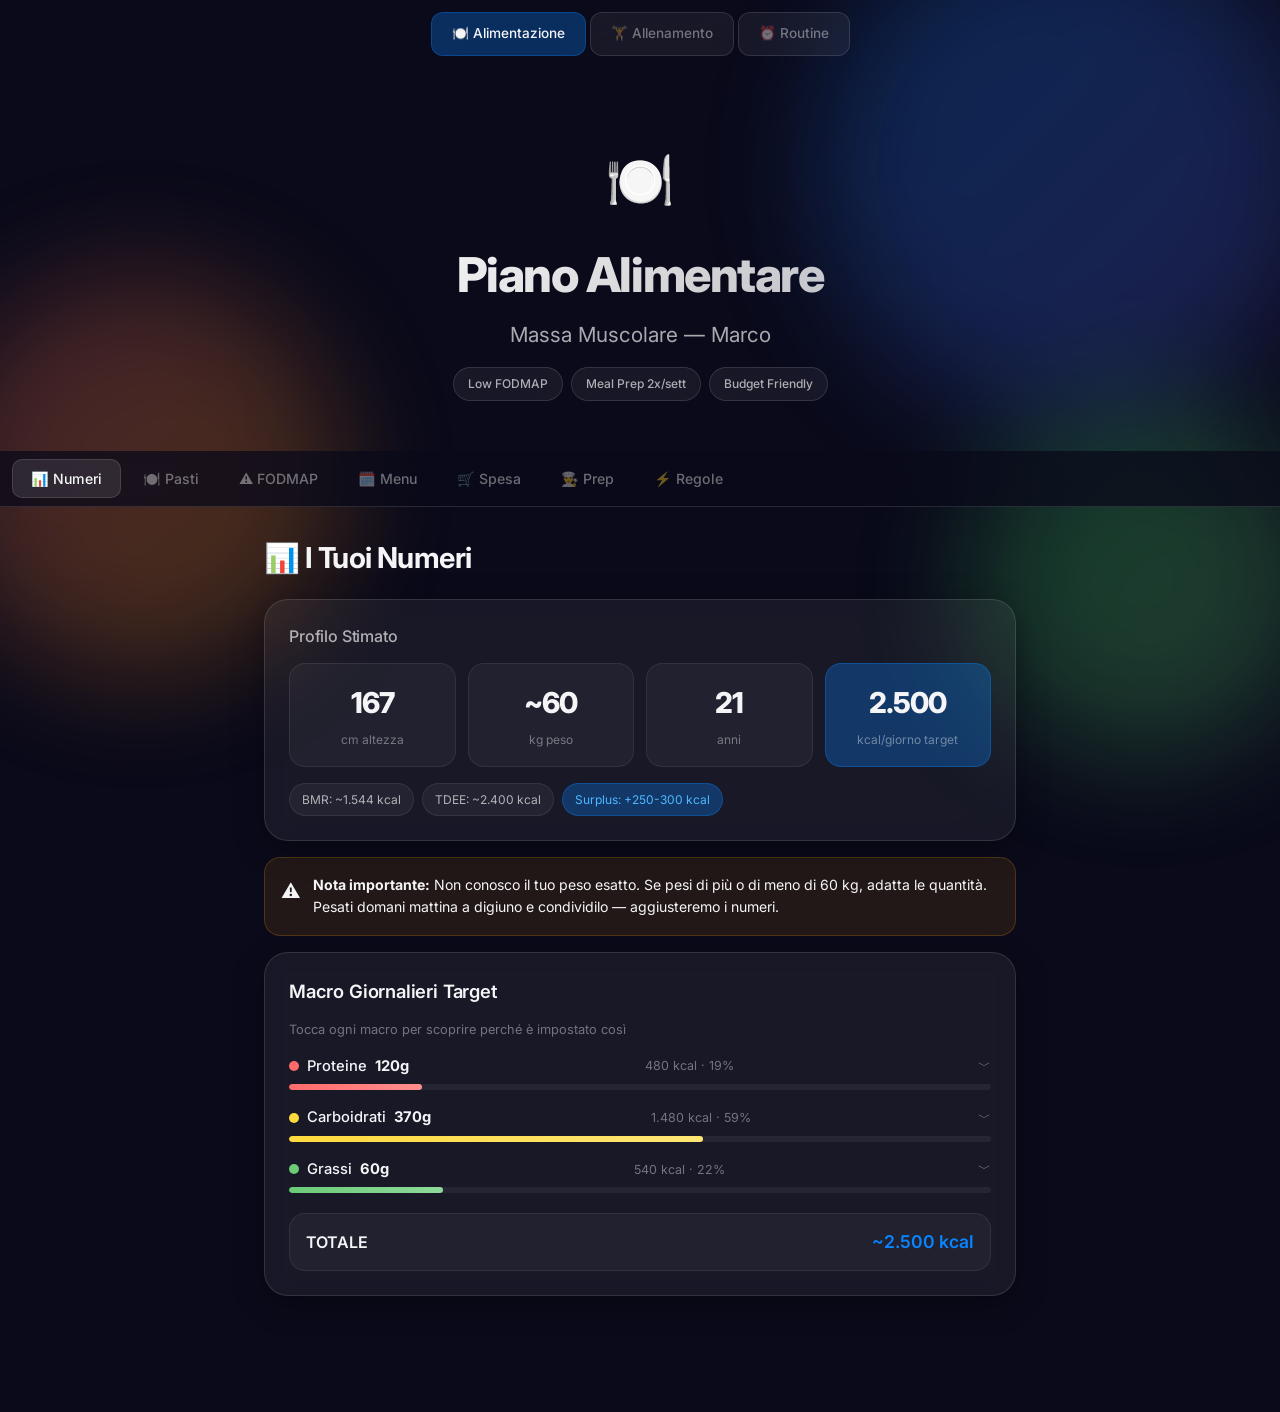
<file: index.html>
<!DOCTYPE html>
<html lang="it">
<head>
    <meta charset="UTF-8">
    <meta name="viewport" content="width=device-width, initial-scale=1.0">
    <title>Piano Alimentare — Marco</title>
    <link rel="stylesheet" href="style.css">
    <link rel="preconnect" href="https://fonts.googleapis.com">
    <link rel="preconnect" href="https://fonts.gstatic.com" crossorigin>
    <link href="https://fonts.googleapis.com/css2?family=Inter:wght@400;500;600;700&display=swap" rel="stylesheet">
    <link rel="apple-touch-icon" sizes="180x180" href="data:image/svg+xml,<svg xmlns='http://www.w3.org/2000/svg' viewBox='0 0 100 100'><text y='.9em' font-size='90'>🍽️</text></svg>">
</head>
<body>
    <!-- Animated background blobs -->
    <div class="bg-blobs">
        <div class="blob blob-1"></div>
        <div class="blob blob-2"></div>
        <div class="blob blob-3"></div>
    </div>

    <!-- Page Switcher -->
    <div class="page-switcher">
        <a href="index.html" class="page-link active">🍽️ Alimentazione</a>
        <a href="allenamento.html" class="page-link">🏋️ Allenamento</a>
        <a href="routine.html" class="page-link">⏰ Routine</a>
    </div>

    <!-- Header -->
    <header class="hero">
        <div class="hero-content">
            <span class="hero-emoji">🍽️</span>
            <h1>Piano Alimentare</h1>
            <p class="hero-subtitle">Massa Muscolare — Marco</p>
            <div class="hero-tags">
                <span class="tag">Low FODMAP</span>
                <span class="tag">Meal Prep 2x/sett</span>
                <span class="tag">Budget Friendly</span>
            </div>
        </div>
    </header>

    <!-- Navigation -->
    <nav class="nav-bar" id="navbar">
        <div class="nav-inner">
            <button class="nav-btn active" data-section="numeri">📊 Numeri</button>
            <button class="nav-btn" data-section="pasti">🍽️ Pasti</button>
            <button class="nav-btn" data-section="fodmap">⚠️ FODMAP</button>
            <button class="nav-btn" data-section="menu">🗓️ Menu</button>
            <button class="nav-btn" data-section="spesa">🛒 Spesa</button>
            <button class="nav-btn" data-section="mealprep">👨‍🍳 Prep</button>
            <button class="nav-btn" data-section="regole">⚡ Regole</button>
        </div>
    </nav>

    <main class="container">

        <!-- SEZIONE NUMERI -->
        <section id="numeri" class="section active">
            <h2 class="section-title">📊 I Tuoi Numeri</h2>
            
            <div class="glass-card profile-card">
                <h3>Profilo Stimato</h3>
                <div class="stats-grid">
                    <div class="stat-item" data-tooltip="Base per calcolare BMR e TDEE">
                        <span class="stat-value">167</span>
                        <span class="stat-label">cm altezza</span>
                    </div>
                    <div class="stat-item" data-tooltip="Peso stimato — pesati a digiuno per confermare">
                        <span class="stat-value">~60</span>
                        <span class="stat-label">kg peso</span>
                    </div>
                    <div class="stat-item" data-tooltip="Età anagrafica">
                        <span class="stat-value">21</span>
                        <span class="stat-label">anni</span>
                    </div>
                    <div class="stat-item highlight" data-tooltip="Surplus di ~250-300 kcal per lean bulk">
                        <span class="stat-value">2.500</span>
                        <span class="stat-label">kcal/giorno target</span>
                    </div>
                </div>
                <div class="info-row">
                    <div class="info-chip">BMR: ~1.544 kcal</div>
                    <div class="info-chip">TDEE: ~2.400 kcal</div>
                    <div class="info-chip accent">Surplus: +250-300 kcal</div>
                </div>
            </div>

            <div class="callout warning">
                <span class="callout-icon">⚠️</span>
                <div>
                    <strong>Nota importante:</strong> Non conosco il tuo peso esatto. Se pesi di più o di meno di 60 kg, adatta le quantità. Pesati domani mattina a digiuno e condividilo — aggiusteremo i numeri.
                </div>
            </div>

            <div class="glass-card">
                <h3>Macro Giornalieri Target</h3>
                <p class="card-hint">Tocca ogni macro per scoprire perché è impostato così</p>
                <div class="macro-bars">
                    <div class="macro-bar-item" data-expandable>
                        <div class="macro-header">
                            <div class="macro-info">
                                <span class="macro-dot protein"></span>
                                <span class="macro-name">Proteine</span>
                                <span class="macro-amount">120g</span>
                            </div>
                            <span class="macro-kcal">480 kcal · 19%</span>
                            <span class="expand-icon">﹀</span>
                        </div>
                        <div class="progress-bar"><div class="progress-fill protein" style="width: 19%"></div></div>
                        <div class="macro-detail hidden">
                            <p>🔬 <strong>2g per kg di peso corporeo</strong> — è il range ottimale per sintesi proteica e crescita muscolare (1.6-2.2g/kg raccomandati dalla letteratura scientifica).</p>
                        </div>
                    </div>
                    <div class="macro-bar-item" data-expandable>
                        <div class="macro-header">
                            <div class="macro-info">
                                <span class="macro-dot carbs"></span>
                                <span class="macro-name">Carboidrati</span>
                                <span class="macro-amount">370g</span>
                            </div>
                            <span class="macro-kcal">1.480 kcal · 59%</span>
                            <span class="expand-icon">﹀</span>
                        </div>
                        <div class="progress-bar"><div class="progress-fill carbs" style="width: 59%"></div></div>
                        <div class="macro-detail hidden">
                            <p>⚡ <strong>Carboidrati alti (59%)</strong> — sono il carburante per gli allenamenti e per la crescita. Senza carbo sufficienti, il corpo usa le proteine come energia invece che per costruire muscolo.</p>
                        </div>
                    </div>
                    <div class="macro-bar-item" data-expandable>
                        <div class="macro-header">
                            <div class="macro-info">
                                <span class="macro-dot fats"></span>
                                <span class="macro-name">Grassi</span>
                                <span class="macro-amount">60g</span>
                            </div>
                            <span class="macro-kcal">540 kcal · 22%</span>
                            <span class="expand-icon">﹀</span>
                        </div>
                        <div class="progress-bar"><div class="progress-fill fats" style="width: 22%"></div></div>
                        <div class="macro-detail hidden">
                            <p>🧈 <strong>Grassi moderati (22%)</strong> — necessari per testosterone e assorbimento vitamine liposolubili, ma non servono in eccesso per il tuo obiettivo.</p>
                        </div>
                    </div>
                </div>
                <div class="total-bar">
                    <span>TOTALE</span>
                    <span class="total-kcal">~2.500 kcal</span>
                </div>
            </div>
        </section>

        <!-- SEZIONE DISTRIBUZIONE PASTI -->
        <section id="pasti" class="section">
            <h2 class="section-title">🍽️ Distribuzione Pasti</h2>

            <div class="meals-timeline">
                <div class="meal-card glass-card" data-expandable>
                    <div class="meal-time">8:10</div>
                    <div class="meal-body">
                        <h4>Colazione <span class="meal-kcal">~500 kcal</span></h4>
                        <div class="meal-macros-mini">
                            <span class="mm protein">P: 25g</span>
                            <span class="mm carbs">C: 75g</span>
                            <span class="mm fats">F: 12g</span>
                        </div>
                        <span class="expand-icon">﹀</span>
                    </div>
                    <div class="macro-detail hidden">
                        <p>Primo pasto della giornata. Scegli tra opzioni dolci o salate (vedi sezione Menu). Bevi 500ml acqua appena sveglio prima di mangiare.</p>
                    </div>
                </div>
                <div class="meal-card glass-card" data-expandable>
                    <div class="meal-time">10:45</div>
                    <div class="meal-body">
                        <h4>Spuntino Mattina <span class="meal-kcal">~250 kcal</span></h4>
                        <div class="meal-macros-mini">
                            <span class="mm protein">P: 12g</span>
                            <span class="mm carbs">C: 35g</span>
                            <span class="mm fats">F: 6g</span>
                        </div>
                        <span class="expand-icon">﹀</span>
                    </div>
                    <div class="macro-detail hidden">
                        <p>Spuntino veloce: banana + mandorle, fette biscottate + burro di arachidi, o arancia + noci miste.</p>
                    </div>
                </div>
                <div class="meal-card glass-card" data-expandable>
                    <div class="meal-time">13:00</div>
                    <div class="meal-body">
                        <h4>Pranzo <span class="meal-kcal">~750 kcal</span></h4>
                        <div class="meal-macros-mini">
                            <span class="mm protein">P: 35g</span>
                            <span class="mm carbs">C: 110g</span>
                            <span class="mm fats">F: 18g</span>
                        </div>
                        <span class="expand-icon">﹀</span>
                    </div>
                    <div class="macro-detail hidden">
                        <p>Pasto principale dal meal prep. Apri il contenitore del giorno, scaldi al microonde 2.5 min e mangi!</p>
                    </div>
                </div>
                <div class="meal-card glass-card" data-expandable>
                    <div class="meal-time">16:00</div>
                    <div class="meal-body">
                        <h4>Spuntino Pomeriggio <span class="meal-kcal">~250 kcal</span></h4>
                        <div class="meal-macros-mini">
                            <span class="mm protein">P: 12g</span>
                            <span class="mm carbs">C: 35g</span>
                            <span class="mm fats">F: 6g</span>
                        </div>
                        <span class="expand-icon">﹀</span>
                    </div>
                    <div class="macro-detail hidden">
                        <p>Yogurt greco + kiwi, banana + noci, oppure gallette di riso + bresaola.</p>
                    </div>
                </div>
                <div class="meal-card glass-card" data-expandable>
                    <div class="meal-time">19:00</div>
                    <div class="meal-body">
                        <h4>Cena <span class="meal-kcal">~750 kcal</span></h4>
                        <div class="meal-macros-mini">
                            <span class="mm protein">P: 36g</span>
                            <span class="mm carbs">C: 110g</span>
                            <span class="mm fats">F: 18g</span>
                        </div>
                        <span class="expand-icon">﹀</span>
                    </div>
                    <div class="macro-detail hidden">
                        <p>Secondo pasto principale dal meal prep. Contenitore del giorno + eventuale proteina fresca (pesce/uova) la sera stessa.</p>
                    </div>
                </div>
            </div>

            <div class="glass-card hydration-card">
                <h3>💧 Idratazione</h3>
                <ul class="clean-list">
                    <li>1 bicchiere d'acqua <strong>PRIMA</strong> di ogni pasto</li>
                    <li>Non bere troppo <strong>DURANTE</strong> il pasto</li>
                    <li>Target giornaliero: <strong>2-2.5L</strong></li>
                </ul>
            </div>
        </section>

        <!-- SEZIONE FODMAP -->
        <section id="fodmap" class="section">
            <h2 class="section-title">⚠️ Regole FODMAP</h2>

            <div class="glass-card">
                <p class="card-intro">I FODMAP ti danno "un minimo fastidio" — non serve una dieta rigida. Bastano queste regole semplici.</p>
            </div>

            <div class="glass-card fodmap-safe">
                <h3>✅ Cibi SICURI — usa liberamente</h3>
                <p class="card-hint">Tocca ogni categoria per espandere</p>
                
                <div class="fodmap-category" data-expandable>
                    <div class="fodmap-cat-header">
                        <span>🥩 Proteine</span>
                        <span class="expand-icon">﹀</span>
                    </div>
                    <div class="macro-detail hidden">
                        <div class="food-chips">
                            <span class="food-chip">Pollo</span>
                            <span class="food-chip">Tacchino</span>
                            <span class="food-chip">Manzo</span>
                            <span class="food-chip">Maiale</span>
                            <span class="food-chip">Uova</span>
                            <span class="food-chip">Tonno</span>
                            <span class="food-chip">Salmone</span>
                            <span class="food-chip">Merluzzo</span>
                            <span class="food-chip">Orata</span>
                            <span class="food-chip">Gamberi</span>
                        </div>
                    </div>
                </div>
                <div class="fodmap-category" data-expandable>
                    <div class="fodmap-cat-header">
                        <span>🌾 Cereali</span>
                        <span class="expand-icon">﹀</span>
                    </div>
                    <div class="macro-detail hidden">
                        <div class="food-chips">
                            <span class="food-chip">Riso bianco</span>
                            <span class="food-chip">Riso integrale</span>
                            <span class="food-chip">Pasta senza glutine</span>
                            <span class="food-chip">Pasta di riso</span>
                            <span class="food-chip">Avena (piccole qtà)</span>
                            <span class="food-chip">Polenta</span>
                            <span class="food-chip">Patate</span>
                        </div>
                    </div>
                </div>
                <div class="fodmap-category" data-expandable>
                    <div class="fodmap-cat-header">
                        <span>🥬 Verdure</span>
                        <span class="expand-icon">﹀</span>
                    </div>
                    <div class="macro-detail hidden">
                        <div class="food-chips">
                            <span class="food-chip">Zucchine</span>
                            <span class="food-chip">Carote</span>
                            <span class="food-chip">Spinaci</span>
                            <span class="food-chip">Lattuga</span>
                            <span class="food-chip">Pomodori</span>
                            <span class="food-chip">Peperoni</span>
                            <span class="food-chip">Melanzane</span>
                            <span class="food-chip">Cetrioli</span>
                            <span class="food-chip">Mais</span>
                        </div>
                    </div>
                </div>
                <div class="fodmap-category" data-expandable>
                    <div class="fodmap-cat-header">
                        <span>🍌 Frutta</span>
                        <span class="expand-icon">﹀</span>
                    </div>
                    <div class="macro-detail hidden">
                        <div class="food-chips">
                            <span class="food-chip">Banane</span>
                            <span class="food-chip">Arance</span>
                            <span class="food-chip">Kiwi</span>
                            <span class="food-chip">Uva</span>
                            <span class="food-chip">Fragole</span>
                            <span class="food-chip">Mirtilli</span>
                            <span class="food-chip">Mandarini</span>
                        </div>
                    </div>
                </div>
                <div class="fodmap-category" data-expandable>
                    <div class="fodmap-cat-header">
                        <span>🥛 Latticini</span>
                        <span class="expand-icon">﹀</span>
                    </div>
                    <div class="macro-detail hidden">
                        <div class="food-chips">
                            <span class="food-chip">Latte senza lattosio</span>
                            <span class="food-chip">Yogurt senza lattosio</span>
                            <span class="food-chip">Parmigiano</span>
                            <span class="food-chip">Grana Padano</span>
                            <span class="food-chip">Mozzarella s.l.</span>
                        </div>
                    </div>
                </div>
                <div class="fodmap-category" data-expandable>
                    <div class="fodmap-cat-header">
                        <span>🥜 Frutta secca</span>
                        <span class="expand-icon">﹀</span>
                    </div>
                    <div class="macro-detail hidden">
                        <div class="food-chips">
                            <span class="food-chip">Mandorle (max 10)</span>
                            <span class="food-chip">Noci</span>
                            <span class="food-chip">Semi di girasole</span>
                            <span class="food-chip">Semi di zucca</span>
                            <span class="food-chip">Burro di arachidi</span>
                        </div>
                    </div>
                </div>
                <div class="fodmap-category" data-expandable>
                    <div class="fodmap-cat-header">
                        <span>🫒 Condimenti</span>
                        <span class="expand-icon">﹀</span>
                    </div>
                    <div class="macro-detail hidden">
                        <div class="food-chips">
                            <span class="food-chip">Olio d'oliva</span>
                            <span class="food-chip">Erbe</span>
                            <span class="food-chip">Spezie</span>
                            <span class="food-chip">Salsa di soia</span>
                            <span class="food-chip">Aceto</span>
                        </div>
                    </div>
                </div>
            </div>

            <div class="glass-card fodmap-avoid">
                <h3>🚫 Cibi da LIMITARE/EVITARE</h3>
                <p class="card-hint">Tocca ogni categoria per espandere</p>

                <div class="fodmap-category" data-expandable>
                    <div class="fodmap-cat-header">
                        <span>🥬 Verdure</span>
                        <span class="expand-icon">﹀</span>
                    </div>
                    <div class="macro-detail hidden">
                        <div class="food-chips danger">
                            <span class="food-chip">Aglio ⚠️</span>
                            <span class="food-chip">Cipolla ⚠️</span>
                            <span class="food-chip">Asparagi</span>
                            <span class="food-chip">Carciofi</span>
                            <span class="food-chip">Cavolfiori</span>
                            <span class="food-chip">Funghi</span>
                            <span class="food-chip">Broccoli (grandi qtà)</span>
                        </div>
                    </div>
                </div>
                <div class="fodmap-category" data-expandable>
                    <div class="fodmap-cat-header">
                        <span>🍎 Frutta</span>
                        <span class="expand-icon">﹀</span>
                    </div>
                    <div class="macro-detail hidden">
                        <div class="food-chips danger">
                            <span class="food-chip">Mele</span>
                            <span class="food-chip">Pere</span>
                            <span class="food-chip">Anguria</span>
                            <span class="food-chip">Pesche</span>
                            <span class="food-chip">Ciliegie</span>
                            <span class="food-chip">Frutta essiccata</span>
                        </div>
                    </div>
                </div>
                <div class="fodmap-category" data-expandable>
                    <div class="fodmap-cat-header">
                        <span>🥛 Latticini</span>
                        <span class="expand-icon">﹀</span>
                    </div>
                    <div class="macro-detail hidden">
                        <div class="food-chips danger">
                            <span class="food-chip">Latte normale</span>
                            <span class="food-chip">Yogurt normale</span>
                            <span class="food-chip">Formaggi molli freschi</span>
                        </div>
                    </div>
                </div>
                <div class="fodmap-category" data-expandable>
                    <div class="fodmap-cat-header">
                        <span>🫘 Legumi & Altro</span>
                        <span class="expand-icon">﹀</span>
                    </div>
                    <div class="macro-detail hidden">
                        <div class="food-chips danger">
                            <span class="food-chip">Ceci (grandi qtà)</span>
                            <span class="food-chip">Fagioli</span>
                            <span class="food-chip">Lenticchie</span>
                            <span class="food-chip">Miele in eccesso</span>
                            <span class="food-chip">Sorbitolo</span>
                            <span class="food-chip">Mannitolo</span>
                        </div>
                    </div>
                </div>
            </div>

            <div class="glass-card tip-card">
                <h3>💡 Trucchi Pratici</h3>
                <ul class="clean-list">
                    <li><strong>Al posto di aglio e cipolla:</strong> usa erba cipollina, parte verde del cipollotto, zenzero, peperoncino.</li>
                    <li><strong>Sapore dell'aglio:</strong> olio infuso all'aglio (l'olio non assorbe i FODMAP).</li>
                    <li><strong>Pasta:</strong> la pasta di grano duro in porzioni normali (fino a 150-180g cotta) è generalmente tollerata. Se noti fastidio, passa a pasta di riso.</li>
                </ul>
            </div>
        </section>

        <!-- SEZIONE MENU SETTIMANALE -->
        <section id="menu" class="section">
            <h2 class="section-title">🗓️ Menu Settimanale</h2>

            <div class="glass-card">
                <h3>Come Funziona il Meal Prep</h3>
                <div class="prep-schedule">
                    <div class="prep-day">
                        <span class="prep-when">DOM pomeriggio</span>
                        <span class="prep-time">~2h</span>
                        <span class="prep-what">Pranzi e cene per Lun-Mer</span>
                    </div>
                    <div class="prep-day">
                        <span class="prep-when">MER sera</span>
                        <span class="prep-time">~1.5h</span>
                        <span class="prep-what">Pranzi e cene per Gio-Sab</span>
                    </div>
                    <div class="prep-day flex-day">
                        <span class="prep-when">DOMENICA</span>
                        <span class="prep-time">🔵 FLEX</span>
                        <span class="prep-what">Cucini fresco o mangi fuori</span>
                    </div>
                </div>
            </div>

            <!-- Colazioni -->
            <div class="glass-card">
                <h3>🔵 Colazioni <span class="subtitle-note">5-10 min al momento</span></h3>
                <p class="card-hint">Hai poca voglia la mattina — ecco opzioni veloci. Tocca per i dettagli.</p>

                <div class="breakfast-grid">
                    <div class="breakfast-option" data-expandable>
                        <div class="breakfast-header">
                            <span class="breakfast-letter">A</span>
                            <span class="breakfast-name">Toast Proteico</span>
                            <span class="expand-icon">﹀</span>
                        </div>
                        <div class="macro-detail hidden">
                            <p>2 fette pane (senza glutine o di riso) + 2 uova strapazzate + 1 banana + 10g olio d'oliva</p>
                            <div class="meal-macros-mini">
                                <span class="mm">~500 kcal</span>
                                <span class="mm protein">P:25g</span>
                                <span class="mm carbs">C:60g</span>
                                <span class="mm fats">F:15g</span>
                            </div>
                        </div>
                    </div>
                    <div class="breakfast-option" data-expandable>
                        <div class="breakfast-header">
                            <span class="breakfast-letter">B</span>
                            <span class="breakfast-name">Porridge Express</span>
                            <span class="expand-icon">﹀</span>
                        </div>
                        <div class="macro-detail hidden">
                            <p>80g fiocchi d'avena + 200ml latte senza lattosio + 1 banana a fette + 15g burro di arachidi + 10g miele</p>
                            <div class="meal-macros-mini">
                                <span class="mm">~520 kcal</span>
                                <span class="mm protein">P:20g</span>
                                <span class="mm carbs">C:75g</span>
                                <span class="mm fats">F:14g</span>
                            </div>
                        </div>
                    </div>
                    <div class="breakfast-option" data-expandable>
                        <div class="breakfast-header">
                            <span class="breakfast-letter">C</span>
                            <span class="breakfast-name">Pancake Veloci</span>
                            <span class="expand-icon">﹀</span>
                        </div>
                        <div class="macro-detail hidden">
                            <p>160ml albumi + 50g farina d'avena → padella antiaderente. Condisci con banana + miele/marmellata</p>
                            <div class="meal-macros-mini">
                                <span class="mm">~450 kcal</span>
                                <span class="mm protein">P:28g</span>
                                <span class="mm carbs">C:65g</span>
                                <span class="mm fats">F:5g</span>
                            </div>
                        </div>
                    </div>
                    <div class="breakfast-option" data-expandable>
                        <div class="breakfast-header">
                            <span class="breakfast-letter">D</span>
                            <span class="breakfast-name">Fette + Affettato</span>
                            <span class="expand-icon">﹀</span>
                        </div>
                        <div class="macro-detail hidden">
                            <p>3 fette biscottate grandi + 60g bresaola o fesa di tacchino + 1 frutto + 10g olio d'oliva</p>
                            <div class="meal-macros-mini">
                                <span class="mm">~480 kcal</span>
                                <span class="mm protein">P:30g</span>
                                <span class="mm carbs">C:55g</span>
                                <span class="mm fats">F:12g</span>
                            </div>
                        </div>
                    </div>
                    <div class="breakfast-option" data-expandable>
                        <div class="breakfast-header">
                            <span class="breakfast-letter">E</span>
                            <span class="breakfast-name">Yogurt Bowl</span>
                            <span class="expand-icon">﹀</span>
                        </div>
                        <div class="macro-detail hidden">
                            <p>200g yogurt greco senza lattosio + 40g fiocchi d'avena + 1 banana + 10g mandorle</p>
                            <div class="meal-macros-mini">
                                <span class="mm">~500 kcal</span>
                                <span class="mm protein">P:28g</span>
                                <span class="mm carbs">C:65g</span>
                                <span class="mm fats">F:12g</span>
                            </div>
                        </div>
                    </div>
                </div>

                <div class="callout info">
                    <span class="callout-icon">💧</span>
                    <div>Bevi <strong>500ml acqua</strong> appena sveglio, prima della colazione.</div>
                </div>
            </div>

            <!-- Spuntini -->
            <div class="glass-card">
                <h3>🟡 Spuntini</h3>
                <div class="snack-section">
                    <h4>Mattina (10:45)</h4>
                    <div class="snack-options">
                        <div class="snack-chip">🍌 1 banana + 20g mandorle</div>
                        <div class="snack-chip">🍞 2 fette biscottate + 20g burro di arachidi</div>
                        <div class="snack-chip">🍊 1 arancia + 30g noci miste</div>
                    </div>
                </div>
                <div class="snack-section">
                    <h4>Pomeriggio (16:00)</h4>
                    <div class="snack-options">
                        <div class="snack-chip">🥣 200g yogurt greco s.l. + 1 kiwi</div>
                        <div class="snack-chip">🍌 1 banana + 20g noci</div>
                        <div class="snack-chip">🍘 2 gallette di riso + 30g bresaola</div>
                    </div>
                </div>
                <p class="target-note">Target per ogni spuntino: ~250 kcal · P:10-15g · C:30-40g · F:5-10g</p>
            </div>

            <!-- Pranzi e Cene -->
            <div class="glass-card">
                <h3>🔴 Pranzi & Cene</h3>
                <p class="card-hint">Tocca ogni giorno per vedere i dettagli</p>
                
                <div class="week-days">
                    <div class="day-card" data-expandable>
                        <div class="day-header">
                            <span class="day-name">Lunedì</span>
                            <span class="expand-icon">﹀</span>
                        </div>
                        <div class="macro-detail hidden">
                            <div class="day-meals">
                                <div class="day-meal">
                                    <span class="meal-label">🍽️ Pranzo</span>
                                    <p>Riso basmati (100g crudo) + petto di pollo a dadini (180g) + zucchine trifolate + 10g olio evo</p>
                                </div>
                                <div class="day-meal">
                                    <span class="meal-label">🌙 Cena</span>
                                    <p>Pasta di riso (100g) al pomodoro + tonno al naturale (160g sgocciolato) + insalata di spinaci e carote + 10g olio evo</p>
                                </div>
                            </div>
                        </div>
                    </div>
                    <div class="day-card" data-expandable>
                        <div class="day-header">
                            <span class="day-name">Martedì</span>
                            <span class="expand-icon">﹀</span>
                        </div>
                        <div class="macro-detail hidden">
                            <div class="day-meals">
                                <div class="day-meal">
                                    <span class="meal-label">🍽️ Pranzo</span>
                                    <p>Riso basmati (100g) + fettine di tacchino (180g) + peperoni grigliati + 10g olio evo</p>
                                </div>
                                <div class="day-meal">
                                    <span class="meal-label">🌙 Cena</span>
                                    <p>Patate al forno (250g) + orata/merluzzo al forno (200g) + zucchine grigliate + 10g olio evo</p>
                                </div>
                            </div>
                        </div>
                    </div>
                    <div class="day-card" data-expandable>
                        <div class="day-header">
                            <span class="day-name">Mercoledì</span>
                            <span class="expand-icon">﹀</span>
                        </div>
                        <div class="macro-detail hidden">
                            <div class="day-meals">
                                <div class="day-meal">
                                    <span class="meal-label">🍽️ Pranzo</span>
                                    <p>Pasta (100g) con ragù di manzo magro (150g macinato) + pomodoro + carote + 10g olio evo</p>
                                </div>
                                <div class="day-meal">
                                    <span class="meal-label">🌙 Cena</span>
                                    <p>3 uova (frittata con spinaci e parmigiano) + riso basmati (80g) + insalata mista + 10g olio evo</p>
                                </div>
                            </div>
                        </div>
                    </div>
                    <div class="day-card" data-expandable>
                        <div class="day-header">
                            <span class="day-name">Giovedì</span>
                            <span class="expand-icon">﹀</span>
                        </div>
                        <div class="macro-detail hidden">
                            <div class="day-meals">
                                <div class="day-meal">
                                    <span class="meal-label">🍽️ Pranzo</span>
                                    <p>Riso basmati (100g) + salmone al forno (180g) + carote e zucchine + 10g olio evo</p>
                                </div>
                                <div class="day-meal">
                                    <span class="meal-label">🌙 Cena</span>
                                    <p>Pasta di riso (100g) + petto di pollo grigliato (180g) + pomodorini + 10g olio evo</p>
                                </div>
                            </div>
                        </div>
                    </div>
                    <div class="day-card" data-expandable>
                        <div class="day-header">
                            <span class="day-name">Venerdì</span>
                            <span class="expand-icon">﹀</span>
                        </div>
                        <div class="macro-detail hidden">
                            <div class="day-meals">
                                <div class="day-meal">
                                    <span class="meal-label">🍽️ Pranzo</span>
                                    <p>Pasta (100g) + tonno al naturale (160g) + pomodoro + olive + 10g olio evo</p>
                                </div>
                                <div class="day-meal">
                                    <span class="meal-label">🌙 Cena</span>
                                    <p>Patate al forno (250g) + fettine di manzo (180g) + spinaci saltati + 10g olio evo</p>
                                </div>
                            </div>
                        </div>
                    </div>
                    <div class="day-card" data-expandable>
                        <div class="day-header">
                            <span class="day-name">Sabato</span>
                            <span class="expand-icon">﹀</span>
                        </div>
                        <div class="macro-detail hidden">
                            <div class="day-meals">
                                <div class="day-meal">
                                    <span class="meal-label">🍽️ Pranzo</span>
                                    <p>Riso basmati (100g) + petto di tacchino (180g) + melanzane grigliate + 10g olio evo</p>
                                </div>
                                <div class="day-meal">
                                    <span class="meal-label">🌙 Cena</span>
                                    <p>Pasta (100g) + 3 uova strapazzate + pomodoro + parmigiano (20g) + 10g olio evo</p>
                                </div>
                            </div>
                        </div>
                    </div>
                    <div class="day-card flex-card">
                        <div class="day-header">
                            <span class="day-name">Domenica 🔵</span>
                        </div>
                        <p class="flex-text">FLEX — cucini fresco, pizza o quello che vuoi!</p>
                    </div>
                </div>
            </div>
        </section>

        <!-- SEZIONE SPESA -->
        <section id="spesa" class="section">
            <h2 class="section-title">🛒 Lista della Spesa</h2>

            <div class="glass-card total-budget">
                <div class="budget-display">
                    <span class="budget-label">Budget Settimanale</span>
                    <span class="budget-amount">~55-65€</span>
                </div>
                <div class="budget-monthly">~220-260€/mese</div>
            </div>

            <div class="glass-card spesa-card" data-expandable>
                <div class="spesa-header">
                    <span>🥩 Proteine</span>
                    <span class="spesa-cost">~25-30€</span>
                    <span class="expand-icon">﹀</span>
                </div>
                <div class="macro-detail hidden">
                    <table class="spesa-table">
                        <tr><td>Petto di pollo</td><td>800g</td><td>~5€</td></tr>
                        <tr><td>Fettine di tacchino</td><td>500g</td><td>~4€</td></tr>
                        <tr><td>Manzo macinato magro</td><td>300g</td><td>~4€</td></tr>
                        <tr><td>Fettine di manzo</td><td>200g</td><td>~3€</td></tr>
                        <tr><td>Salmone</td><td>200g</td><td>~4€</td></tr>
                        <tr><td>Orata o merluzzo</td><td>200g</td><td>~3€</td></tr>
                        <tr><td>Tonno al naturale (lattine)</td><td>4 lattine</td><td>~4€</td></tr>
                        <tr><td>Uova</td><td>18 uova</td><td>~4€</td></tr>
                        <tr><td>Bresaola/fesa tacchino</td><td>150g</td><td>~3€</td></tr>
                    </table>
                </div>
            </div>
            <div class="glass-card spesa-card" data-expandable>
                <div class="spesa-header">
                    <span>🌾 Carboidrati</span>
                    <span class="spesa-cost">~8-10€</span>
                    <span class="expand-icon">﹀</span>
                </div>
                <div class="macro-detail hidden">
                    <table class="spesa-table">
                        <tr><td>Riso basmati</td><td>1 kg</td><td>~2€</td></tr>
                        <tr><td>Pasta (o pasta di riso)</td><td>500g</td><td>~1.50€</td></tr>
                        <tr><td>Fiocchi d'avena</td><td>500g</td><td>~1.50€</td></tr>
                        <tr><td>Patate</td><td>1 kg</td><td>~1.50€</td></tr>
                        <tr><td>Pane/fette biscottate</td><td>1 pacco</td><td>~1.50€</td></tr>
                        <tr><td>Gallette di riso</td><td>1 pacco</td><td>~1.50€</td></tr>
                    </table>
                </div>
            </div>
            <div class="glass-card spesa-card" data-expandable>
                <div class="spesa-header">
                    <span>🥬 Verdure</span>
                    <span class="spesa-cost">~8-10€</span>
                    <span class="expand-icon">﹀</span>
                </div>
                <div class="macro-detail hidden">
                    <table class="spesa-table">
                        <tr><td>Zucchine</td><td>1 kg</td><td>~2€</td></tr>
                        <tr><td>Carote</td><td>500g</td><td>~1€</td></tr>
                        <tr><td>Spinaci</td><td>500g</td><td>~2€</td></tr>
                        <tr><td>Peperoni</td><td>500g</td><td>~2€</td></tr>
                        <tr><td>Pomodorini/passata</td><td>500g + 1 bott.</td><td>~2€</td></tr>
                        <tr><td>Melanzane</td><td>500g</td><td>~1.50€</td></tr>
                        <tr><td>Insalata mista</td><td>2 buste</td><td>~2€</td></tr>
                    </table>
                </div>
            </div>
            <div class="glass-card spesa-card" data-expandable>
                <div class="spesa-header">
                    <span>🍌 Frutta</span>
                    <span class="spesa-cost">~5-6€</span>
                    <span class="expand-icon">﹀</span>
                </div>
                <div class="macro-detail hidden">
                    <table class="spesa-table">
                        <tr><td>Banane</td><td>1 casco (7-8)</td><td>~1.50€</td></tr>
                        <tr><td>Arance o mandarini</td><td>1 kg</td><td>~2€</td></tr>
                        <tr><td>Kiwi</td><td>4-5</td><td>~1.50€</td></tr>
                        <tr><td>Frutta di stagione</td><td>—</td><td>~1.50€</td></tr>
                    </table>
                </div>
            </div>
            <div class="glass-card spesa-card" data-expandable>
                <div class="spesa-header">
                    <span>🥛 Latticini & Altro</span>
                    <span class="spesa-cost">~8-10€</span>
                    <span class="expand-icon">﹀</span>
                </div>
                <div class="macro-detail hidden">
                    <table class="spesa-table">
                        <tr><td>Latte senza lattosio</td><td>1L</td><td>~1.50€</td></tr>
                        <tr><td>Yogurt greco s.l.</td><td>4 vasetti</td><td>~3€</td></tr>
                        <tr><td>Parmigiano/Grana</td><td>100g</td><td>~2€</td></tr>
                        <tr><td>Burro di arachidi</td><td>1 barattolo</td><td>~1€/sett</td></tr>
                        <tr><td>Mandorle/noci miste</td><td>200g</td><td>~2.50€</td></tr>
                        <tr><td>Olio extra vergine</td><td>—</td><td>~1€/sett</td></tr>
                    </table>
                </div>
            </div>

            <!-- Conservazione -->
            <div class="glass-card tip-card">
                <h3>🧊 Conservazione</h3>
                <ul class="clean-list">
                    <li>Pasti cotti in frigo: sicuri per <strong>3-4 giorni</strong> in contenitori ermetici</li>
                    <li>Riso cotto: consumare entro <strong>2 giorni</strong> o congelare</li>
                    <li>Carne cotta: <strong>3-4 giorni</strong> in frigo</li>
                    <li>Prep mercoledì → sabato = max 3 giorni → tutto sicuro</li>
                </ul>
            </div>
        </section>

        <!-- SEZIONE MEAL PREP -->
        <section id="mealprep" class="section">
            <h2 class="section-title">👨‍🍳 Guida Meal Prep</h2>

            <div class="glass-card">
                <h3>Domenica Pomeriggio <span class="subtitle-note">~2 ore — Prep Lun-Mar-Mer</span></h3>
                
                <div class="prep-steps">
                    <div class="prep-step" data-expandable>
                        <div class="step-header">
                            <span class="step-number">1</span>
                            <span class="step-title">Cuoci i cereali</span>
                            <span class="step-time">20 min</span>
                            <span class="expand-icon">﹀</span>
                        </div>
                        <div class="macro-detail hidden">
                            <ul class="step-list">
                                <li>Pentola 1: <strong>300g riso basmati</strong> (per 3 pranzi)</li>
                                <li>Pentola 2: acqua per la pasta (cuocerai 100g per il pranzo di mercoledì)</li>
                            </ul>
                        </div>
                    </div>
                    <div class="prep-step" data-expandable>
                        <div class="step-header">
                            <span class="step-number">2</span>
                            <span class="step-title">Prepara le proteine</span>
                            <span class="step-time">30 min</span>
                            <span class="expand-icon">﹀</span>
                        </div>
                        <div class="macro-detail hidden">
                            <ul class="step-list">
                                <li>Teglia forno: <strong>petto di pollo a dadini (180g) + fettine di tacchino (180g)</strong> con olio, sale, pepe, erbe → 200°C per 20-25 min</li>
                                <li>Padella: <strong>ragù di manzo</strong> (150g macinato + passata + carote grattugiate, NO cipolla — usa erba cipollina)</li>
                            </ul>
                        </div>
                    </div>
                    <div class="prep-step" data-expandable>
                        <div class="step-header">
                            <span class="step-number">3</span>
                            <span class="step-title">Prepara le verdure</span>
                            <span class="step-time">20 min</span>
                            <span class="expand-icon">﹀</span>
                        </div>
                        <div class="macro-detail hidden">
                            <ul class="step-list">
                                <li>Teglia forno (insieme alle proteine): <strong>zucchine a rondelle + peperoni</strong> a listarelle → olio, sale</li>
                                <li>Padella: <strong>spinaci saltati</strong> con olio</li>
                            </ul>
                        </div>
                    </div>
                    <div class="prep-step" data-expandable>
                        <div class="step-header">
                            <span class="step-number">4</span>
                            <span class="step-title">Assembla i contenitori</span>
                            <span class="step-time">15 min</span>
                            <span class="expand-icon">﹀</span>
                        </div>
                        <div class="macro-detail hidden">
                            <div class="container-list">
                                <div class="container-item">📦 <strong>LUN pranzo:</strong> riso + pollo + zucchine</div>
                                <div class="container-item">📦 <strong>MAR pranzo:</strong> riso + tacchino + peperoni</div>
                                <div class="container-item">📦 <strong>MER pranzo:</strong> pasta + ragù di manzo</div>
                                <div class="container-item">📦 <strong>LUN cena:</strong> pasta di riso + tonno (aggiungi tonno e pomodoro quando scaldi)</div>
                                <div class="container-item">📦 <strong>MAR cena:</strong> patate al forno + pesce (cuocilo fresco martedì sera, 15 min al forno)</div>
                                <div class="container-item">📦 <strong>MER cena:</strong> riso + frittata (fai la frittata mercoledì sera fresca, 10 min)</div>
                            </div>
                        </div>
                    </div>
                </div>

                <div class="callout info">
                    <span class="callout-icon">💡</span>
                    <div>Pesce e uova hanno conservazione più breve. Per le cene di martedì e mercoledì, fai la proteina fresca la sera stessa (max 15 min).</div>
                </div>
            </div>

            <div class="glass-card">
                <h3>Mercoledì Sera <span class="subtitle-note">~1.5 ore — Prep Gio-Ven-Sab</span></h3>
                <p>Stessa logica della domenica:</p>
                <ul class="clean-list">
                    <li>Cuoci <strong>300g riso + 200g pasta</strong></li>
                    <li>Forno: <strong>salmone (180g) + pollo (180g) + manzo (180g)</strong> — tutto insieme su una teglia grande</li>
                    <li>Verdure: carote, zucchine, melanzane, pomodorini → forno o padella</li>
                    <li>Taglia <strong>patate → forno</strong> (per venerdì cena)</li>
                    <li>Assembla in <strong>6 contenitori</strong></li>
                </ul>
            </div>

            <div class="glass-card label-card">
                <h3>🏷️ Etichettatura Contenitori</h3>
                <p>Segna su ogni contenitore con un post-it:</p>
                <div class="label-example">
                    <div class="label-fake">
                        <span class="label-day">📦 MAR PRANZO</span>
                        <span class="label-content">Riso + Tacchino + Peperoni</span>
                        <span class="label-instruction">→ Microonde 2.5 min</span>
                    </div>
                </div>
                <p class="card-hint">Apri il frigo, prendi il contenitore del giorno, scaldi e mangi. Zero pensieri.</p>
            </div>
        </section>

        <!-- SEZIONE REGOLE -->
        <section id="regole" class="section">
            <h2 class="section-title">⚡ Regole & Monitoraggio</h2>

            <div class="glass-card">
                <h3>⚡ Regole Rapide</h3>
                <div class="rules-list">
                    <div class="rule-item" data-expandable>
                        <div class="rule-header">
                            <span class="rule-number">1</span>
                            <span class="rule-text">Mangia 5 volte al giorno</span>
                            <span class="expand-icon">﹀</span>
                        </div>
                        <div class="macro-detail hidden">
                            <p>Non saltare i pasti, specialmente colazione e spuntini. Distribuisci le calorie su tutta la giornata.</p>
                        </div>
                    </div>
                    <div class="rule-item" data-expandable>
                        <div class="rule-header">
                            <span class="rule-number">2</span>
                            <span class="rule-text">Proteina in OGNI pasto</span>
                            <span class="expand-icon">﹀</span>
                        </div>
                        <div class="macro-detail hidden">
                            <p>Anche negli spuntini: yogurt greco, bresaola, uova, mandorle. La sintesi proteica funziona meglio se distribuita.</p>
                        </div>
                    </div>
                    <div class="rule-item" data-expandable>
                        <div class="rule-header">
                            <span class="rule-number">3</span>
                            <span class="rule-text">Carbo intorno all'allenamento</span>
                            <span class="expand-icon">﹀</span>
                        </div>
                        <div class="macro-detail hidden">
                            <p>Spuntino pre-workout + pasto post-workout devono essere i più ricchi di carboidrati.</p>
                        </div>
                    </div>
                    <div class="rule-item" data-expandable>
                        <div class="rule-header">
                            <span class="rule-number">4</span>
                            <span class="rule-text">Olio d'oliva è tuo amico</span>
                            <span class="expand-icon">﹀</span>
                        </div>
                        <div class="macro-detail hidden">
                            <p>10g (1 cucchiaio) per pasto — grassi buoni e calorie facili per raggiungere il surplus.</p>
                        </div>
                    </div>
                    <div class="rule-item" data-expandable>
                        <div class="rule-header">
                            <span class="rule-number">5</span>
                            <span class="rule-text">Bevi 2-2.5L acqua</span>
                            <span class="expand-icon">﹀</span>
                        </div>
                        <div class="macro-detail hidden">
                            <p>Durante la massa è ancora più importante per la sintesi proteica e il recupero muscolare.</p>
                        </div>
                    </div>
                    <div class="rule-item" data-expandable>
                        <div class="rule-header">
                            <span class="rule-number">6</span>
                            <span class="rule-text">Domenica è flex</span>
                            <span class="expand-icon">﹀</span>
                        </div>
                        <div class="macro-detail hidden">
                            <p>Mangia libero ma non saltare le proteine. Goditi il pasto, la consistenza a lungo termine conta più della perfezione.</p>
                        </div>
                    </div>
                    <div class="rule-item" data-expandable>
                        <div class="rule-header">
                            <span class="rule-number">7</span>
                            <span class="rule-text">Frullato di emergenza</span>
                            <span class="expand-icon">﹀</span>
                        </div>
                        <div class="macro-detail hidden">
                            <p>Se non riesci a mangiare tutto: <strong>300ml latte s.l. + 1 banana + 30g avena + 20g burro di arachidi = ~450 kcal</strong>. Si beve in 2 minuti.</p>
                        </div>
                    </div>
                </div>
            </div>

            <div class="glass-card">
                <h3>📈 Come Monitorare</h3>
                
                <div class="monitor-timeline">
                    <div class="monitor-phase" data-expandable>
                        <div class="phase-header">
                            <span class="phase-badge">Prime 2 settimane</span>
                            <span class="expand-icon">﹀</span>
                        </div>
                        <div class="macro-detail hidden">
                            <ol class="clean-list numbered">
                                <li>Pesati ogni mattina a digiuno dopo il bagno</li>
                                <li>Fai la media settimanale del peso (non guardare il giorno singolo)</li>
                                <li>Traccia su Jarvis/Notion</li>
                            </ol>
                        </div>
                    </div>
                    <div class="monitor-phase" data-expandable>
                        <div class="phase-header">
                            <span class="phase-badge">Dopo 2 settimane</span>
                            <span class="expand-icon">﹀</span>
                        </div>
                        <div class="macro-detail hidden">
                            <ul class="clean-list">
                                <li><strong>Non prendi peso?</strong> Aggiungi 200 kcal/giorno (50g riso in più a pranzo e cena)</li>
                                <li><strong>Troppo peso (&gt;0.5 kg/sett)?</strong> Riduci di 100 kcal (meno olio o meno riso)</li>
                                <li><strong>Target ideale:</strong> +0.25-0.5 kg/settimana (1-2 kg al mese)</li>
                            </ul>
                        </div>
                    </div>
                    <div class="monitor-phase" data-expandable>
                        <div class="phase-header">
                            <span class="phase-badge">Dopo 1 mese</span>
                            <span class="expand-icon">﹀</span>
                        </div>
                        <div class="macro-detail hidden">
                            <ul class="clean-list">
                                <li>Rivaluta macro e calorie in base ai risultati</li>
                                <li>Se ti alleni intensamente 5x/settimana, potresti dover salire a <strong>2.700-2.800 kcal</strong></li>
                            </ul>
                        </div>
                    </div>
                </div>
            </div>

            <div class="glass-card avoid-card">
                <h3>🚫 Errori da Evitare</h3>
                <div class="errors-list">
                    <div class="error-item">
                        <span class="error-icon">❌</span>
                        <div>
                            <strong>Non mangiare troppo poco</strong>
                            <p>Sei in massa, devi mangiare. Il surplus calorico è necessario.</p>
                        </div>
                    </div>
                    <div class="error-item">
                        <span class="error-icon">❌</span>
                        <div>
                            <strong>Non saltare i carboidrati</strong>
                            <p>Sono il 59% delle tue calorie per un motivo. Senza carbo non costruisci muscolo.</p>
                        </div>
                    </div>
                    <div class="error-item">
                        <span class="error-icon">❌</span>
                        <div>
                            <strong>Non avere paura del grasso</strong>
                            <p>Un po' di grasso corporeo in massa è NORMALE. Si taglia dopo in definizione.</p>
                        </div>
                    </div>
                    <div class="error-item">
                        <span class="error-icon">❌</span>
                        <div>
                            <strong>Non pesarti con ansia</strong>
                            <p>Guarda la media settimanale, non il singolo giorno.</p>
                        </div>
                    </div>
                    <div class="error-item">
                        <span class="error-icon">❌</span>
                        <div>
                            <strong>Non fare pasti enormi e saltare gli altri</strong>
                            <p>Distribuisci su 5 pasti per massimizzare la sintesi proteica.</p>
                        </div>
                    </div>
                </div>
            </div>

            <div class="glass-card footer-card">
                <p>Piano alimentare creato il <strong>7 marzo 2026</strong>.</p>
                <p>Da rivalutare dopo 4 settimane con dati peso reali.</p>
                <p><em>Prossimi step: piano allenamento palestra a casa per massa.</em></p>
            </div>
        </section>
    </main>

    <!-- Back to top button -->
    <button class="back-to-top" id="backToTop" aria-label="Torna su"><span>↑</span></button>

    <!-- Bottom spacer for mobile nav -->
    <div class="bottom-spacer"></div>

    <script src="script.js"></script>
    <script>
        const backToTop = document.getElementById('backToTop');
        if (backToTop) {
            window.addEventListener('scroll', () => backToTop.classList.toggle('visible', window.scrollY > 400));
            backToTop.addEventListener('click', () => window.scrollTo({ top: 0, behavior: 'smooth' }));
        }
    </script>
</body>
</html>
</file>
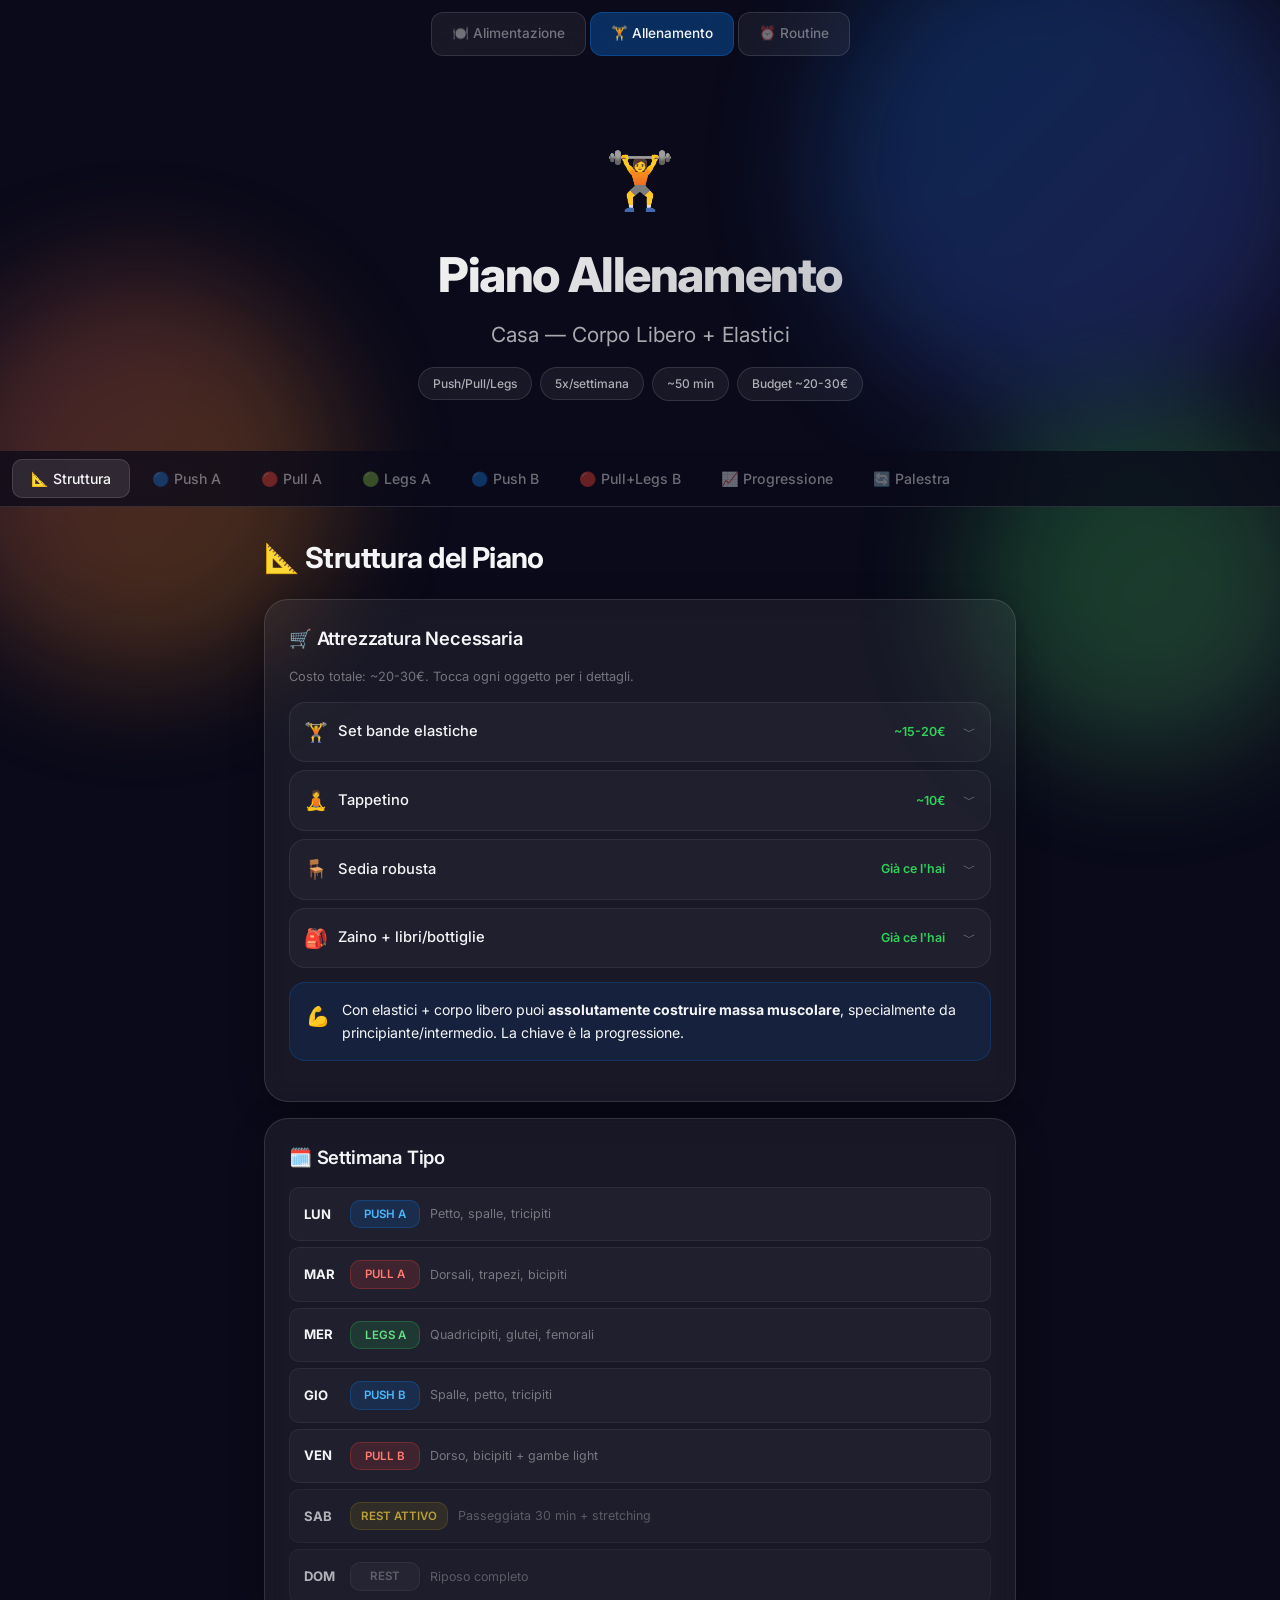
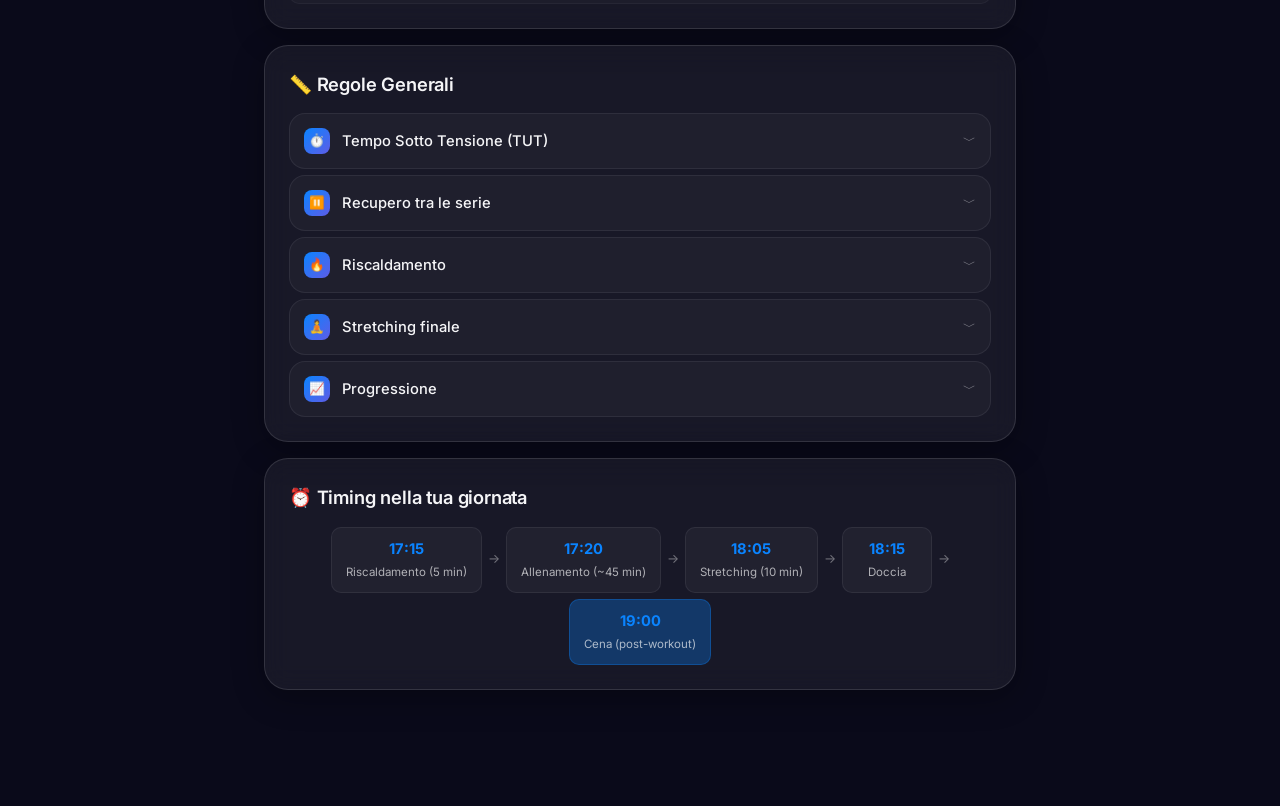
<file: allenamento.html>
<!DOCTYPE html>
<html lang="it">
<head>
    <meta charset="UTF-8">
    <meta name="viewport" content="width=device-width, initial-scale=1.0">
    <title>Allenamento & Integratori — Marco</title>
    <link rel="stylesheet" href="style.css">
    <link rel="preconnect" href="https://fonts.googleapis.com">
    <link rel="preconnect" href="https://fonts.gstatic.com" crossorigin>
    <link href="https://fonts.googleapis.com/css2?family=Inter:wght@400;500;600;700&display=swap" rel="stylesheet">
</head>
<body>
    <!-- Animated background blobs -->
    <div class="bg-blobs">
        <div class="blob blob-1"></div>
        <div class="blob blob-2"></div>
        <div class="blob blob-3"></div>
    </div>

    <!-- Page Switcher -->
    <div class="page-switcher">
        <a href="index.html" class="page-link">🍽️ Alimentazione</a>
        <a href="allenamento.html" class="page-link active">🏋️ Allenamento</a>
        <a href="routine.html" class="page-link">⏰ Routine</a>
    </div>

    <!-- Header -->
    <header class="hero">
        <div class="hero-content">
            <span class="hero-emoji">🏋️</span>
            <h1>Piano Allenamento</h1>
            <p class="hero-subtitle">Casa — Corpo Libero + Elastici</p>
            <div class="hero-tags">
                <span class="tag">Push/Pull/Legs</span>
                <span class="tag">5x/settimana</span>
                <span class="tag">~50 min</span>
                <span class="tag">Budget ~20-30€</span>
            </div>
        </div>
    </header>

    <!-- Navigation -->
    <nav class="nav-bar" id="navbar">
        <div class="nav-inner">
            <button class="nav-btn active" data-section="struttura">📐 Struttura</button>
            <button class="nav-btn" data-section="push-a">🔵 Push A</button>
            <button class="nav-btn" data-section="pull-a">🔴 Pull A</button>
            <button class="nav-btn" data-section="legs-a">🟢 Legs A</button>
            <button class="nav-btn" data-section="push-b">🔵 Push B</button>
            <button class="nav-btn" data-section="pull-b">🔴 Pull+Legs B</button>
            <button class="nav-btn" data-section="progressione">📈 Progressione</button>
            <button class="nav-btn" data-section="palestra">🔄 Palestra</button>
        </div>
    </nav>

    <main class="container">

        <!-- SEZIONE STRUTTURA -->
        <section id="struttura" class="section active">
            <h2 class="section-title">📐 Struttura del Piano</h2>

            <!-- Attrezzatura -->
            <div class="glass-card">
                <h3>🛒 Attrezzatura Necessaria</h3>
                <p class="card-hint">Costo totale: ~20-30€. Tocca ogni oggetto per i dettagli.</p>

                <div class="equip-grid">
                    <div class="equip-item" data-expandable>
                        <div class="equip-header">
                            <span class="equip-icon">🏋️</span>
                            <span class="equip-name">Set bande elastiche</span>
                            <span class="equip-cost">~15-20€</span>
                            <span class="expand-icon">﹀</span>
                        </div>
                        <div class="macro-detail hidden">
                            <p>Fondamentali. Prendi un set con 3-5 resistenze diverse, maniglie + aggancio porta. Sostituiscono praticamente tutti i macchinari della palestra.</p>
                        </div>
                    </div>
                    <div class="equip-item" data-expandable>
                        <div class="equip-header">
                            <span class="equip-icon">🧘</span>
                            <span class="equip-name">Tappetino</span>
                            <span class="equip-cost">~10€</span>
                            <span class="expand-icon">﹀</span>
                        </div>
                        <div class="macro-detail hidden">
                            <p>Per esercizi a terra: plank, crunch, superman, stretching.</p>
                        </div>
                    </div>
                    <div class="equip-item" data-expandable>
                        <div class="equip-header">
                            <span class="equip-icon">🪑</span>
                            <span class="equip-name">Sedia robusta</span>
                            <span class="equip-cost">Già ce l'hai</span>
                            <span class="expand-icon">﹀</span>
                        </div>
                        <div class="macro-detail hidden">
                            <p>Per dip, step-up, squat bulgari, pike push-up piedi rialzati.</p>
                        </div>
                    </div>
                    <div class="equip-item" data-expandable>
                        <div class="equip-header">
                            <span class="equip-icon">🎒</span>
                            <span class="equip-name">Zaino + libri/bottiglie</span>
                            <span class="equip-cost">Già ce l'hai</span>
                            <span class="expand-icon">﹀</span>
                        </div>
                        <div class="macro-detail hidden">
                            <p>Per aggiungere peso a squat, affondi, hip thrust, push-up, dip. Costa zero ed è incredibilmente efficace.</p>
                        </div>
                    </div>
                </div>

                <div class="callout info">
                    <span class="callout-icon">💪</span>
                    <div>Con elastici + corpo libero puoi <strong>assolutamente costruire massa muscolare</strong>, specialmente da principiante/intermedio. La chiave è la progressione.</div>
                </div>
            </div>

            <!-- Settimana -->
            <div class="glass-card">
                <h3>🗓️ Settimana Tipo</h3>
                <div class="week-schedule">
                    <div class="schedule-day">
                        <span class="sched-day-name">LUN</span>
                        <span class="sched-badge push">PUSH A</span>
                        <span class="sched-muscles">Petto, spalle, tricipiti</span>
                    </div>
                    <div class="schedule-day">
                        <span class="sched-day-name">MAR</span>
                        <span class="sched-badge pull">PULL A</span>
                        <span class="sched-muscles">Dorsali, trapezi, bicipiti</span>
                    </div>
                    <div class="schedule-day">
                        <span class="sched-day-name">MER</span>
                        <span class="sched-badge legs">LEGS A</span>
                        <span class="sched-muscles">Quadricipiti, glutei, femorali</span>
                    </div>
                    <div class="schedule-day">
                        <span class="sched-day-name">GIO</span>
                        <span class="sched-badge push">PUSH B</span>
                        <span class="sched-muscles">Spalle, petto, tricipiti</span>
                    </div>
                    <div class="schedule-day">
                        <span class="sched-day-name">VEN</span>
                        <span class="sched-badge pull">PULL B</span>
                        <span class="sched-muscles">Dorso, bicipiti + gambe light</span>
                    </div>
                    <div class="schedule-day rest-day">
                        <span class="sched-day-name">SAB</span>
                        <span class="sched-badge rest">REST ATTIVO</span>
                        <span class="sched-muscles">Passeggiata 30 min + stretching</span>
                    </div>
                    <div class="schedule-day rest-day">
                        <span class="sched-day-name">DOM</span>
                        <span class="sched-badge rest-full">REST</span>
                        <span class="sched-muscles">Riposo completo</span>
                    </div>
                </div>
            </div>

            <!-- Regole Generali -->
            <div class="glass-card">
                <h3>📏 Regole Generali</h3>
                <div class="rules-list">
                    <div class="rule-item" data-expandable>
                        <div class="rule-header">
                            <span class="rule-number">⏱️</span>
                            <span class="rule-text">Tempo Sotto Tensione (TUT)</span>
                            <span class="expand-icon">﹀</span>
                        </div>
                        <div class="macro-detail hidden">
                            <p>Scendi SEMPRE in <strong>3 secondi</strong>, pausa 1 sec, sali in 1-2 sec. È la chiave per costruire muscolo senza pesi pesanti.</p>
                        </div>
                    </div>
                    <div class="rule-item" data-expandable>
                        <div class="rule-header">
                            <span class="rule-number">⏸️</span>
                            <span class="rule-text">Recupero tra le serie</span>
                            <span class="expand-icon">﹀</span>
                        </div>
                        <div class="macro-detail hidden">
                            <p><strong>60-90 secondi</strong> tra le serie. Per esercizi composti pesanti (squat, push-up) tendi verso 90". Per isolamento (curl) verso 60".</p>
                        </div>
                    </div>
                    <div class="rule-item" data-expandable>
                        <div class="rule-header">
                            <span class="rule-number">🔥</span>
                            <span class="rule-text">Riscaldamento</span>
                            <span class="expand-icon">﹀</span>
                        </div>
                        <div class="macro-detail hidden">
                            <p>5 min mobilità articolare + 1 serie leggera del primo esercizio. Non saltarlo mai.</p>
                        </div>
                    </div>
                    <div class="rule-item" data-expandable>
                        <div class="rule-header">
                            <span class="rule-number">🧘</span>
                            <span class="rule-text">Stretching finale</span>
                            <span class="expand-icon">﹀</span>
                        </div>
                        <div class="macro-detail hidden">
                            <p>5-10 min, 30 sec per muscolo. Aiuta il recupero e previene infortuni.</p>
                        </div>
                    </div>
                    <div class="rule-item" data-expandable>
                        <div class="rule-header">
                            <span class="rule-number">📈</span>
                            <span class="rule-text">Progressione</span>
                            <span class="expand-icon">﹀</span>
                        </div>
                        <div class="macro-detail hidden">
                            <p>Ogni 1-2 settimane: <strong>aggiungi ripetizioni → variante più difficile → elastico più resistente</strong>.</p>
                        </div>
                    </div>
                </div>
            </div>

            <!-- Timing -->
            <div class="glass-card">
                <h3>⏰ Timing nella tua giornata</h3>
                <div class="timing-flow">
                    <div class="timing-step">
                        <span class="timing-time">17:15</span>
                        <span class="timing-what">Riscaldamento (5 min)</span>
                    </div>
                    <div class="timing-arrow">→</div>
                    <div class="timing-step">
                        <span class="timing-time">17:20</span>
                        <span class="timing-what">Allenamento (~45 min)</span>
                    </div>
                    <div class="timing-arrow">→</div>
                    <div class="timing-step">
                        <span class="timing-time">18:05</span>
                        <span class="timing-what">Stretching (10 min)</span>
                    </div>
                    <div class="timing-arrow">→</div>
                    <div class="timing-step">
                        <span class="timing-time">18:15</span>
                        <span class="timing-what">Doccia</span>
                    </div>
                    <div class="timing-arrow">→</div>
                    <div class="timing-step highlight-timing">
                        <span class="timing-time">19:00</span>
                        <span class="timing-what">Cena (post-workout)</span>
                    </div>
                </div>
            </div>
        </section>

        <!-- PUSH A -->
        <section id="push-a" class="section">
            <h2 class="section-title">🔵 PUSH A — Petto Focus</h2>
            <p class="section-subtitle">~50 min | Petto, spalle, tricipiti</p>

            <div class="exercises-list">
                <div class="exercise-card glass-card" data-expandable>
                    <div class="exercise-header">
                        <span class="exercise-num">1</span>
                        <div class="exercise-info">
                            <span class="exercise-name">Push-up classici</span>
                            <span class="exercise-sets">4 × 10-15</span>
                        </div>
                        <span class="exercise-rest">75"</span>
                        <span class="expand-icon">﹀</span>
                    </div>
                    <div class="macro-detail hidden">
                        <div class="exercise-note">
                            <p>Corpo dritto, scendi lento 3 secondi. Se troppo facili: <strong>piedi rialzati su sedia</strong>.</p>
                            <div class="muscle-tags"><span class="muscle-tag">Petto</span><span class="muscle-tag">Tricipiti</span><span class="muscle-tag">Spalle ant.</span></div>
                        </div>
                    </div>
                </div>
                <div class="exercise-card glass-card" data-expandable>
                    <div class="exercise-header">
                        <span class="exercise-num">2</span>
                        <div class="exercise-info">
                            <span class="exercise-name">Push-up larghi</span>
                            <span class="exercise-sets">3 × 8-12</span>
                        </div>
                        <span class="exercise-rest">60"</span>
                        <span class="expand-icon">﹀</span>
                    </div>
                    <div class="macro-detail hidden">
                        <div class="exercise-note">
                            <p>Mani più larghe delle spalle → <strong>petto esterno</strong>. Scendi fino a sfiorare il pavimento.</p>
                            <div class="muscle-tags"><span class="muscle-tag">Petto esterno</span></div>
                        </div>
                    </div>
                </div>
                <div class="exercise-card glass-card" data-expandable>
                    <div class="exercise-header">
                        <span class="exercise-num">3</span>
                        <div class="exercise-info">
                            <span class="exercise-name">Chest press con elastico</span>
                            <span class="exercise-sets">3 × 12-15</span>
                        </div>
                        <span class="exercise-rest">60"</span>
                        <span class="expand-icon">﹀</span>
                    </div>
                    <div class="macro-detail hidden">
                        <div class="exercise-note">
                            <p>Elastico dietro la schiena, spingi avanti. Simula la panca piana. <strong>Squeeze a fine spinta 1 sec</strong>.</p>
                            <div class="muscle-tags"><span class="muscle-tag">Petto</span><span class="muscle-tag">Tricipiti</span></div>
                        </div>
                    </div>
                </div>
                <div class="exercise-card glass-card" data-expandable>
                    <div class="exercise-header">
                        <span class="exercise-num">4</span>
                        <div class="exercise-info">
                            <span class="exercise-name">Croci con elastico</span>
                            <span class="exercise-sets">3 × 15-18</span>
                        </div>
                        <span class="exercise-rest">60"</span>
                        <span class="expand-icon">﹀</span>
                    </div>
                    <div class="macro-detail hidden">
                        <div class="exercise-note">
                            <p>Elastico agganciato alla porta dietro, braccia aperte → chiudi davanti. Leggero, senti lo <strong>stretch del petto</strong>.</p>
                            <div class="muscle-tags"><span class="muscle-tag">Petto interno</span></div>
                        </div>
                    </div>
                </div>
                <div class="exercise-card glass-card" data-expandable>
                    <div class="exercise-header">
                        <span class="exercise-num">5</span>
                        <div class="exercise-info">
                            <span class="exercise-name">Military press con elastico</span>
                            <span class="exercise-sets">3 × 10-12</span>
                        </div>
                        <span class="exercise-rest">75"</span>
                        <span class="expand-icon">﹀</span>
                    </div>
                    <div class="macro-detail hidden">
                        <div class="exercise-note">
                            <p>Piedi sull'elastico, spingi in alto. <strong>Gomiti non oltre le orecchie</strong>.</p>
                            <div class="muscle-tags"><span class="muscle-tag">Spalle</span><span class="muscle-tag">Tricipiti</span></div>
                        </div>
                    </div>
                </div>
                <div class="exercise-card glass-card" data-expandable>
                    <div class="exercise-header">
                        <span class="exercise-num">6</span>
                        <div class="exercise-info">
                            <span class="exercise-name">Dip tra due sedie</span>
                            <span class="exercise-sets">3 × 8-12</span>
                        </div>
                        <span class="exercise-rest">60"</span>
                        <span class="expand-icon">﹀</span>
                    </div>
                    <div class="macro-detail hidden">
                        <div class="exercise-note">
                            <p>Mani sulle sedie, piedi a terra. <strong>Busto in avanti = petto</strong>, dritto = tricipiti.</p>
                            <div class="muscle-tags"><span class="muscle-tag">Petto</span><span class="muscle-tag">Tricipiti</span></div>
                        </div>
                    </div>
                </div>
                <div class="exercise-card glass-card" data-expandable>
                    <div class="exercise-header">
                        <span class="exercise-num">7</span>
                        <div class="exercise-info">
                            <span class="exercise-name">Estensione tricipiti con elastico</span>
                            <span class="exercise-sets">3 × 12-15</span>
                        </div>
                        <span class="exercise-rest">60"</span>
                        <span class="expand-icon">﹀</span>
                    </div>
                    <div class="macro-detail hidden">
                        <div class="exercise-note">
                            <p>Gomiti fermi, stendi avambracci verso l'alto sopra la testa.</p>
                            <div class="muscle-tags"><span class="muscle-tag">Tricipiti</span></div>
                        </div>
                    </div>
                </div>
                <div class="exercise-card glass-card finisher">
                    <div class="exercise-header">
                        <span class="exercise-num">🔥</span>
                        <div class="exercise-info">
                            <span class="exercise-name">Plank</span>
                            <span class="exercise-sets">3 × 45-60"</span>
                        </div>
                        <span class="exercise-rest">30"</span>
                    </div>
                    <p class="finisher-note">Core stabile, non inarcare la schiena</p>
                </div>
            </div>
        </section>

        <!-- PULL A -->
        <section id="pull-a" class="section">
            <h2 class="section-title">🔴 PULL A — Dorso Focus</h2>
            <p class="section-subtitle">~50 min | Dorsali, trapezi, bicipiti</p>

            <div class="callout info">
                <span class="callout-icon">💡</span>
                <div>Senza sbarra e senza manubri, i dorsali si allenano benissimo con elastici agganciati in alto (porta) + esercizi a corpo libero.</div>
            </div>

            <div class="exercises-list">
                <div class="exercise-card glass-card" data-expandable>
                    <div class="exercise-header">
                        <span class="exercise-num">1</span>
                        <div class="exercise-info">
                            <span class="exercise-name">Lat pulldown con elastico</span>
                            <span class="exercise-sets">4 × 10-12</span>
                        </div>
                        <span class="exercise-rest">75"</span>
                        <span class="expand-icon">﹀</span>
                    </div>
                    <div class="macro-detail hidden">
                        <div class="exercise-note">
                            <p>Elastico agganciato in alto alla porta, tira verso il petto da seduto/in ginocchio. Simula la <strong>lat machine</strong>. Squeeze in basso 1 sec, risali lento.</p>
                            <div class="muscle-tags"><span class="muscle-tag">Dorsali</span><span class="muscle-tag">Bicipiti</span></div>
                        </div>
                    </div>
                </div>
                <div class="exercise-card glass-card" data-expandable>
                    <div class="exercise-header">
                        <span class="exercise-num">2</span>
                        <div class="exercise-info">
                            <span class="exercise-name">Rematore con elastico</span>
                            <span class="exercise-sets">4 × 10-12</span>
                        </div>
                        <span class="exercise-rest">75"</span>
                        <span class="expand-icon">﹀</span>
                    </div>
                    <div class="macro-detail hidden">
                        <div class="exercise-note">
                            <p>Elastico agganciato a mezza altezza, tira verso il busto. Simula il <strong>pulley</strong>. Schiena dritta, tira con i gomiti.</p>
                            <div class="muscle-tags"><span class="muscle-tag">Dorsali</span><span class="muscle-tag">Trapezio</span></div>
                        </div>
                    </div>
                </div>
                <div class="exercise-card glass-card" data-expandable>
                    <div class="exercise-header">
                        <span class="exercise-num">3</span>
                        <div class="exercise-info">
                            <span class="exercise-name">Superman hold</span>
                            <span class="exercise-sets">3 × 12-15</span>
                        </div>
                        <span class="exercise-rest">60"</span>
                        <span class="expand-icon">﹀</span>
                    </div>
                    <div class="macro-detail hidden">
                        <div class="exercise-note">
                            <p>A pancia in giù, braccia e gambe sollevate. <strong>Tieni la posizione 2 sec in alto</strong>. Dorsali bassi + lombari.</p>
                            <div class="muscle-tags"><span class="muscle-tag">Dorsali bassi</span><span class="muscle-tag">Lombari</span></div>
                        </div>
                    </div>
                </div>
                <div class="exercise-card glass-card" data-expandable>
                    <div class="exercise-header">
                        <span class="exercise-num">4</span>
                        <div class="exercise-info">
                            <span class="exercise-name">Rematore inverso sotto il tavolo</span>
                            <span class="exercise-sets">3 × 8-12</span>
                        </div>
                        <span class="exercise-rest">75"</span>
                        <span class="expand-icon">﹀</span>
                    </div>
                    <div class="macro-detail hidden">
                        <div class="exercise-note">
                            <p>Sdraiato sotto un tavolo robusto, tira il petto verso il piano. <strong>Il MIGLIOR esercizio per dorsali senza attrezzi.</strong> Corpo dritto come un plank rovesciato.</p>
                            <div class="muscle-tags"><span class="muscle-tag">Dorsali</span><span class="muscle-tag star">⭐ TOP</span></div>
                        </div>
                    </div>
                </div>
                <div class="exercise-card glass-card" data-expandable>
                    <div class="exercise-header">
                        <span class="exercise-num">5</span>
                        <div class="exercise-info">
                            <span class="exercise-name">Curl bicipiti con elastico</span>
                            <span class="exercise-sets">3 × 12-15</span>
                        </div>
                        <span class="exercise-rest">60"</span>
                        <span class="expand-icon">﹀</span>
                    </div>
                    <div class="macro-detail hidden">
                        <div class="exercise-note">
                            <p>Piedi sull'elastico, curl in piedi. Supinazione in salita.</p>
                            <div class="muscle-tags"><span class="muscle-tag">Bicipiti</span></div>
                        </div>
                    </div>
                </div>
                <div class="exercise-card glass-card" data-expandable>
                    <div class="exercise-header">
                        <span class="exercise-num">6</span>
                        <div class="exercise-info">
                            <span class="exercise-name">Curl a martello con elastico</span>
                            <span class="exercise-sets">3 × 12-15</span>
                        </div>
                        <span class="exercise-rest">60"</span>
                        <span class="expand-icon">﹀</span>
                    </div>
                    <div class="macro-detail hidden">
                        <div class="exercise-note">
                            <p>Polsi neutri → brachiale + avambraccio.</p>
                            <div class="muscle-tags"><span class="muscle-tag">Brachiale</span><span class="muscle-tag">Avambraccio</span></div>
                        </div>
                    </div>
                </div>
                <div class="exercise-card glass-card" data-expandable>
                    <div class="exercise-header">
                        <span class="exercise-num">7</span>
                        <div class="exercise-info">
                            <span class="exercise-name">Croci inverse con elastico</span>
                            <span class="exercise-sets">3 × 15-18</span>
                        </div>
                        <span class="exercise-rest">60"</span>
                        <span class="expand-icon">﹀</span>
                    </div>
                    <div class="macro-detail hidden">
                        <div class="exercise-note">
                            <p>Elastico davanti, braccia aperte dietro. Deltoide posteriore + trapezio medio.</p>
                            <div class="muscle-tags"><span class="muscle-tag">Deltoide post.</span><span class="muscle-tag">Trapezio</span></div>
                        </div>
                    </div>
                </div>
                <div class="exercise-card glass-card finisher">
                    <div class="exercise-header">
                        <span class="exercise-num">🔥</span>
                        <div class="exercise-info">
                            <span class="exercise-name">Plank laterale</span>
                            <span class="exercise-sets">3 × 30" per lato</span>
                        </div>
                        <span class="exercise-rest">30"</span>
                    </div>
                    <p class="finisher-note">Core laterale</p>
                </div>
            </div>
        </section>

        <!-- LEGS A -->
        <section id="legs-a" class="section">
            <h2 class="section-title">🟢 LEGS A — Gambe Completo</h2>
            <p class="section-subtitle">~50 min | Quadricipiti, glutei, femorali, polpacci</p>

            <div class="callout info">
                <span class="callout-icon">🦵</span>
                <div>Le gambe rispondono benissimo al corpo libero. <strong>Lo zaino con libri/bottiglie</strong> aggiunge peso efficacemente.</div>
            </div>

            <div class="exercises-list">
                <div class="exercise-card glass-card" data-expandable>
                    <div class="exercise-header">
                        <span class="exercise-num">1</span>
                        <div class="exercise-info">
                            <span class="exercise-name">Squat a corpo libero</span>
                            <span class="exercise-sets">4 × 15-20</span>
                        </div>
                        <span class="exercise-rest">75"</span>
                        <span class="expand-icon">﹀</span>
                    </div>
                    <div class="macro-detail hidden">
                        <div class="exercise-note">
                            <p>O con zaino zavorrato. Scendi sotto il parallelo. <strong>Lento: 3 sec giù, 1 sec su</strong>.</p>
                            <div class="muscle-tags"><span class="muscle-tag">Quadricipiti</span><span class="muscle-tag">Glutei</span></div>
                        </div>
                    </div>
                </div>
                <div class="exercise-card glass-card" data-expandable>
                    <div class="exercise-header">
                        <span class="exercise-num">2</span>
                        <div class="exercise-info">
                            <span class="exercise-name">Squat bulgaro</span>
                            <span class="exercise-sets">3 × 10-12/gamba</span>
                        </div>
                        <span class="exercise-rest">75"</span>
                        <span class="expand-icon">﹀</span>
                    </div>
                    <div class="macro-detail hidden">
                        <div class="exercise-note">
                            <p>Piede dietro su sedia. <strong>Killer.</strong> Se troppo facile: zaino zavorrato.</p>
                            <div class="muscle-tags"><span class="muscle-tag">Quadricipiti</span><span class="muscle-tag">Glutei</span><span class="muscle-tag star">⭐ KILLER</span></div>
                        </div>
                    </div>
                </div>
                <div class="exercise-card glass-card" data-expandable>
                    <div class="exercise-header">
                        <span class="exercise-num">3</span>
                        <div class="exercise-info">
                            <span class="exercise-name">Affondi camminando</span>
                            <span class="exercise-sets">3 × 12/gamba</span>
                        </div>
                        <span class="exercise-rest">75"</span>
                        <span class="expand-icon">﹀</span>
                    </div>
                    <div class="macro-detail hidden">
                        <div class="exercise-note">
                            <p><strong>Passo lungo = glutei</strong>, passo corto = quadricipiti.</p>
                            <div class="muscle-tags"><span class="muscle-tag">Glutei</span><span class="muscle-tag">Quadricipiti</span></div>
                        </div>
                    </div>
                </div>
                <div class="exercise-card glass-card" data-expandable>
                    <div class="exercise-header">
                        <span class="exercise-num">4</span>
                        <div class="exercise-info">
                            <span class="exercise-name">Stacco rumeno a una gamba</span>
                            <span class="exercise-sets">3 × 10/gamba</span>
                        </div>
                        <span class="exercise-rest">60"</span>
                        <span class="expand-icon">﹀</span>
                    </div>
                    <div class="macro-detail hidden">
                        <div class="exercise-note">
                            <p>Corpo libero o con elastico. <strong>Equilibrio + femorali</strong>. Schiena dritta.</p>
                            <div class="muscle-tags"><span class="muscle-tag">Femorali</span><span class="muscle-tag">Equilibrio</span></div>
                        </div>
                    </div>
                </div>
                <div class="exercise-card glass-card" data-expandable>
                    <div class="exercise-header">
                        <span class="exercise-num">5</span>
                        <div class="exercise-info">
                            <span class="exercise-name">Hip Thrust</span>
                            <span class="exercise-sets">4 × 15-20</span>
                        </div>
                        <span class="exercise-rest">60"</span>
                        <span class="expand-icon">﹀</span>
                    </div>
                    <div class="macro-detail hidden">
                        <div class="exercise-note">
                            <p>Schiena sulla sedia, zaino sul bacino. <strong>Squeeze in alto 2 sec.</strong></p>
                            <div class="muscle-tags"><span class="muscle-tag">Glutei</span></div>
                        </div>
                    </div>
                </div>
                <div class="exercise-card glass-card" data-expandable>
                    <div class="exercise-header">
                        <span class="exercise-num">6</span>
                        <div class="exercise-info">
                            <span class="exercise-name">Squat con elastico</span>
                            <span class="exercise-sets">3 × 15-20</span>
                        </div>
                        <span class="exercise-rest">60"</span>
                        <span class="expand-icon">﹀</span>
                    </div>
                    <div class="macro-detail hidden">
                        <div class="exercise-note">
                            <p>Elastico sulle cosce. <strong>Spingi ginocchia fuori.</strong> Glutei laterali (medio gluteo).</p>
                            <div class="muscle-tags"><span class="muscle-tag">Gluteo medio</span></div>
                        </div>
                    </div>
                </div>
                <div class="exercise-card glass-card" data-expandable>
                    <div class="exercise-header">
                        <span class="exercise-num">7</span>
                        <div class="exercise-info">
                            <span class="exercise-name">Calf raises su gradino</span>
                            <span class="exercise-sets">4 × 20-25</span>
                        </div>
                        <span class="exercise-rest">45"</span>
                        <span class="expand-icon">﹀</span>
                    </div>
                    <div class="macro-detail hidden">
                        <div class="exercise-note">
                            <p>Scendi lento per lo stretch. Con zaino se facile.</p>
                            <div class="muscle-tags"><span class="muscle-tag">Polpacci</span></div>
                        </div>
                    </div>
                </div>
                <div class="exercise-card glass-card finisher">
                    <div class="exercise-header">
                        <span class="exercise-num">🔥</span>
                        <div class="exercise-info">
                            <span class="exercise-name">Crunch</span>
                            <span class="exercise-sets">3 × 15-20</span>
                        </div>
                        <span class="exercise-rest">30"</span>
                    </div>
                    <p class="finisher-note">Addominali</p>
                </div>
            </div>
        </section>

        <!-- PUSH B -->
        <section id="push-b" class="section">
            <h2 class="section-title">🔵 PUSH B — Spalle Focus</h2>
            <p class="section-subtitle">~50 min | Spalle, petto, tricipiti</p>

            <div class="exercises-list">
                <div class="exercise-card glass-card" data-expandable>
                    <div class="exercise-header">
                        <span class="exercise-num">1</span>
                        <div class="exercise-info">
                            <span class="exercise-name">Military press con elastico</span>
                            <span class="exercise-sets">4 × 10-12</span>
                        </div>
                        <span class="exercise-rest">75"</span>
                        <span class="expand-icon">﹀</span>
                    </div>
                    <div class="macro-detail hidden">
                        <div class="exercise-note">
                            <p>Peso principale della giornata. Focus sulle spalle.</p>
                            <div class="muscle-tags"><span class="muscle-tag">Spalle</span><span class="muscle-tag">Tricipiti</span></div>
                        </div>
                    </div>
                </div>
                <div class="exercise-card glass-card" data-expandable>
                    <div class="exercise-header">
                        <span class="exercise-num">2</span>
                        <div class="exercise-info">
                            <span class="exercise-name">Pike push-up</span>
                            <span class="exercise-sets">3 × 8-10</span>
                        </div>
                        <span class="exercise-rest">75"</span>
                        <span class="expand-icon">﹀</span>
                    </div>
                    <div class="macro-detail hidden">
                        <div class="exercise-note">
                            <p>Flessioni a V invertita, piedi rialzati su sedia. <strong>Il push-up per le spalle.</strong> Deltoidi anteriori.</p>
                            <div class="muscle-tags"><span class="muscle-tag">Deltoidi ant.</span></div>
                        </div>
                    </div>
                </div>
                <div class="exercise-card glass-card" data-expandable>
                    <div class="exercise-header">
                        <span class="exercise-num">3</span>
                        <div class="exercise-info">
                            <span class="exercise-name">Alzate laterali con elastico</span>
                            <span class="exercise-sets">4 × 15-18</span>
                        </div>
                        <span class="exercise-rest">60"</span>
                        <span class="expand-icon">﹀</span>
                    </div>
                    <div class="macro-detail hidden">
                        <div class="exercise-note">
                            <p>Piedi sull'elastico, braccia ai lati. <strong>Leggero e controllato</strong>. Deltoidi laterali.</p>
                            <div class="muscle-tags"><span class="muscle-tag">Deltoidi lat.</span></div>
                        </div>
                    </div>
                </div>
                <div class="exercise-card glass-card" data-expandable>
                    <div class="exercise-header">
                        <span class="exercise-num">4</span>
                        <div class="exercise-info">
                            <span class="exercise-name">Alzate frontali con elastico</span>
                            <span class="exercise-sets">3 × 12-15</span>
                        </div>
                        <span class="exercise-rest">60"</span>
                        <span class="expand-icon">﹀</span>
                    </div>
                    <div class="macro-detail hidden">
                        <div class="exercise-note">
                            <p>Alternate. Deltoide anteriore.</p>
                            <div class="muscle-tags"><span class="muscle-tag">Deltoide ant.</span></div>
                        </div>
                    </div>
                </div>
                <div class="exercise-card glass-card" data-expandable>
                    <div class="exercise-header">
                        <span class="exercise-num">5</span>
                        <div class="exercise-info">
                            <span class="exercise-name">Push-up classici</span>
                            <span class="exercise-sets">3 × max (cedimento)</span>
                        </div>
                        <span class="exercise-rest">60"</span>
                        <span class="expand-icon">﹀</span>
                    </div>
                    <div class="macro-detail hidden">
                        <div class="exercise-note">
                            <p>Volume extra per il petto. Vai fino al cedimento.</p>
                            <div class="muscle-tags"><span class="muscle-tag">Petto</span><span class="muscle-tag">Volume</span></div>
                        </div>
                    </div>
                </div>
                <div class="exercise-card glass-card" data-expandable>
                    <div class="exercise-header">
                        <span class="exercise-num">6</span>
                        <div class="exercise-info">
                            <span class="exercise-name">Push-up diamante</span>
                            <span class="exercise-sets">3 × 8-12</span>
                        </div>
                        <span class="exercise-rest">60"</span>
                        <span class="expand-icon">﹀</span>
                    </div>
                    <div class="macro-detail hidden">
                        <div class="exercise-note">
                            <p>Mani vicine a diamante. <strong>Tricipiti focus.</strong> Se troppo difficile: sulle ginocchia.</p>
                            <div class="muscle-tags"><span class="muscle-tag">Tricipiti</span></div>
                        </div>
                    </div>
                </div>
                <div class="exercise-card glass-card" data-expandable>
                    <div class="exercise-header">
                        <span class="exercise-num">7</span>
                        <div class="exercise-info">
                            <span class="exercise-name">Estensione tricipiti (pushdown)</span>
                            <span class="exercise-sets">3 × 12-15</span>
                        </div>
                        <span class="exercise-rest">60"</span>
                        <span class="expand-icon">﹀</span>
                    </div>
                    <div class="macro-detail hidden">
                        <div class="exercise-note">
                            <p>Elastico in alto, spingi verso il basso. Simula il pushdown ai cavi.</p>
                            <div class="muscle-tags"><span class="muscle-tag">Tricipiti</span></div>
                        </div>
                    </div>
                </div>
                <div class="exercise-card glass-card finisher">
                    <div class="exercise-header">
                        <span class="exercise-num">🔥</span>
                        <div class="exercise-info">
                            <span class="exercise-name">Plank</span>
                            <span class="exercise-sets">3 × 45-60"</span>
                        </div>
                        <span class="exercise-rest">30"</span>
                    </div>
                    <p class="finisher-note">Core</p>
                </div>
            </div>
        </section>

        <!-- PULL B + LEGS B -->
        <section id="pull-b" class="section">
            <h2 class="section-title">🔴 PULL B + 🟢 LEGS B Light</h2>
            <p class="section-subtitle">~55 min | Dorso, bicipiti + gambe leggere</p>

            <div class="exercises-list">
                <div class="workout-divider">
                    <span>🔴 PULL B</span>
                </div>
                <div class="exercise-card glass-card" data-expandable>
                    <div class="exercise-header">
                        <span class="exercise-num">1</span>
                        <div class="exercise-info">
                            <span class="exercise-name">Lat pulldown con elastico</span>
                            <span class="exercise-sets">3 × 12-15</span>
                        </div>
                        <span class="exercise-rest">75"</span>
                        <span class="expand-icon">﹀</span>
                    </div>
                    <div class="macro-detail hidden">
                        <div class="exercise-note">
                            <p>Usa <strong>resistenza diversa dal Pull A</strong>.</p>
                            <div class="muscle-tags"><span class="muscle-tag">Dorsali</span></div>
                        </div>
                    </div>
                </div>
                <div class="exercise-card glass-card" data-expandable>
                    <div class="exercise-header">
                        <span class="exercise-num">2</span>
                        <div class="exercise-info">
                            <span class="exercise-name">Rematore inverso sotto il tavolo</span>
                            <span class="exercise-sets">3 × 8-12</span>
                        </div>
                        <span class="exercise-rest">75"</span>
                        <span class="expand-icon">﹀</span>
                    </div>
                    <div class="macro-detail hidden">
                        <div class="exercise-note">
                            <p>Fondamentale per dorsali. Corpo dritto.</p>
                            <div class="muscle-tags"><span class="muscle-tag">Dorsali</span><span class="muscle-tag star">⭐ TOP</span></div>
                        </div>
                    </div>
                </div>
                <div class="exercise-card glass-card" data-expandable>
                    <div class="exercise-header">
                        <span class="exercise-num">3</span>
                        <div class="exercise-info">
                            <span class="exercise-name">Curl bicipiti con elastico</span>
                            <span class="exercise-sets">3 × 12-15</span>
                        </div>
                        <span class="exercise-rest">60"</span>
                        <span class="expand-icon">﹀</span>
                    </div>
                    <div class="macro-detail hidden">
                        <div class="exercise-note">
                            <p>Bicipiti classico. Supinazione in salita.</p>
                            <div class="muscle-tags"><span class="muscle-tag">Bicipiti</span></div>
                        </div>
                    </div>
                </div>
                <div class="exercise-card glass-card" data-expandable>
                    <div class="exercise-header">
                        <span class="exercise-num">4</span>
                        <div class="exercise-info">
                            <span class="exercise-name">Face pull con elastico</span>
                            <span class="exercise-sets">3 × 15-20</span>
                        </div>
                        <span class="exercise-rest">60"</span>
                        <span class="expand-icon">﹀</span>
                    </div>
                    <div class="macro-detail hidden">
                        <div class="exercise-note">
                            <p>Elastico a mezza altezza, tira verso il viso con gomiti alti. <strong>Salute spalle + postura + deltoide posteriore</strong>.</p>
                            <div class="muscle-tags"><span class="muscle-tag">Deltoide post.</span><span class="muscle-tag">Postura</span></div>
                        </div>
                    </div>
                </div>

                <div class="workout-divider">
                    <span>🟢 LEGS B (Light)</span>
                </div>
                <div class="exercise-card glass-card" data-expandable>
                    <div class="exercise-header">
                        <span class="exercise-num">5</span>
                        <div class="exercise-info">
                            <span class="exercise-name">Squat a corpo libero</span>
                            <span class="exercise-sets">3 × 15-20</span>
                        </div>
                        <span class="exercise-rest">60"</span>
                        <span class="expand-icon">﹀</span>
                    </div>
                    <div class="macro-detail hidden">
                        <div class="exercise-note">
                            <p>Senza zaino — più leggero del Legs A.</p>
                            <div class="muscle-tags"><span class="muscle-tag">Quadricipiti</span><span class="muscle-tag">Glutei</span></div>
                        </div>
                    </div>
                </div>
                <div class="exercise-card glass-card" data-expandable>
                    <div class="exercise-header">
                        <span class="exercise-num">6</span>
                        <div class="exercise-info">
                            <span class="exercise-name">Hip Thrust su sedia</span>
                            <span class="exercise-sets">3 × 15-20</span>
                        </div>
                        <span class="exercise-rest">60"</span>
                        <span class="expand-icon">﹀</span>
                    </div>
                    <div class="macro-detail hidden">
                        <div class="exercise-note">
                            <p>Glutei. Squeeze in alto.</p>
                            <div class="muscle-tags"><span class="muscle-tag">Glutei</span></div>
                        </div>
                    </div>
                </div>
                <div class="exercise-card glass-card" data-expandable>
                    <div class="exercise-header">
                        <span class="exercise-num">7</span>
                        <div class="exercise-info">
                            <span class="exercise-name">Calf raises</span>
                            <span class="exercise-sets">3 × 20-25</span>
                        </div>
                        <span class="exercise-rest">45"</span>
                        <span class="expand-icon">﹀</span>
                    </div>
                    <div class="macro-detail hidden">
                        <div class="exercise-note">
                            <p>Polpacci. Scendi lento.</p>
                            <div class="muscle-tags"><span class="muscle-tag">Polpacci</span></div>
                        </div>
                    </div>
                </div>
                <div class="exercise-card glass-card finisher">
                    <div class="exercise-header">
                        <span class="exercise-num">🔥</span>
                        <div class="exercise-info">
                            <span class="exercise-name">V-Crunch</span>
                            <span class="exercise-sets">3 × 12-15</span>
                        </div>
                        <span class="exercise-rest">30"</span>
                    </div>
                    <p class="finisher-note">Addominali</p>
                </div>
            </div>
        </section>

        <!-- PROGRESSIONE -->
        <section id="progressione" class="section">
            <h2 class="section-title">📈 Come Progredire</h2>

            <div class="glass-card">
                <h3>La Scala della Progressione</h3>
                <p class="card-hint">Segui quest'ordine — tocca ogni step per i dettagli</p>

                <div class="progression-steps">
                    <div class="prog-step" data-expandable>
                        <div class="prog-header">
                            <span class="prog-num">1</span>
                            <span class="prog-title">Più ripetizioni</span>
                            <span class="expand-icon">﹀</span>
                        </div>
                        <div class="macro-detail hidden">
                            <p>Se fai 10 push-up → punta a 15, poi 20. Quando arrivi al massimo della fascia di ripetizioni dell'esercizio, passa allo step 2.</p>
                        </div>
                    </div>
                    <div class="prog-step" data-expandable>
                        <div class="prog-header">
                            <span class="prog-num">2</span>
                            <span class="prog-title">Più tempo sotto tensione</span>
                            <span class="expand-icon">﹀</span>
                        </div>
                        <div class="macro-detail hidden">
                            <p>Rallenta la discesa a <strong>4-5 secondi</strong>. Aggiungi pause isometriche (es. fermo a metà per 2 secondi). Questo è BRUTALE a corpo libero.</p>
                        </div>
                    </div>
                    <div class="prog-step" data-expandable>
                        <div class="prog-header">
                            <span class="prog-num">3</span>
                            <span class="prog-title">Variante più difficile</span>
                            <span class="expand-icon">﹀</span>
                        </div>
                        <div class="macro-detail hidden">
                            <div class="progression-table">
                                <div class="prog-row prog-row-header">
                                    <span>Base</span>
                                    <span>Intermedio</span>
                                    <span>Avanzato</span>
                                </div>
                                <div class="prog-row">
                                    <span>Push-up ginocchia</span>
                                    <span>Push-up classici</span>
                                    <span>Piedi rialzati / Archer</span>
                                </div>
                                <div class="prog-row">
                                    <span>Squat</span>
                                    <span>Squat + zaino</span>
                                    <span>Pistol squat</span>
                                </div>
                                <div class="prog-row">
                                    <span>Pike push-up</span>
                                    <span>Pike piedi su sedia</span>
                                    <span>Handstand al muro</span>
                                </div>
                                <div class="prog-row">
                                    <span>Dip piedi a terra</span>
                                    <span>Dip gambe tese</span>
                                    <span>Dip con zaino</span>
                                </div>
                                <div class="prog-row">
                                    <span>Rematore gambe piegate</span>
                                    <span>Rematore gambe tese</span>
                                    <span>Rematore piedi rialzati</span>
                                </div>
                            </div>
                        </div>
                    </div>
                    <div class="prog-step" data-expandable>
                        <div class="prog-header">
                            <span class="prog-num">4</span>
                            <span class="prog-title">Elastico più resistente</span>
                            <span class="expand-icon">﹀</span>
                        </div>
                        <div class="macro-detail hidden">
                            <p>Quando l'elastico attuale è troppo facile per le ripetizioni target → passa alla banda successiva.</p>
                        </div>
                    </div>
                </div>
            </div>

            <div class="glass-card">
                <h3>⚡ Trucchi per Più Massa</h3>
                <div class="tricks-list">
                    <div class="trick-item" data-expandable>
                        <div class="trick-header">
                            <span class="trick-icon">🎒</span>
                            <span class="trick-name">Zaino zavorrato</span>
                            <span class="expand-icon">﹀</span>
                        </div>
                        <div class="macro-detail hidden">
                            <p>Riempilo con bottiglie d'acqua piene, libri pesanti → squat, affondi, hip thrust, push-up, dip. <strong>Costa zero.</strong></p>
                        </div>
                    </div>
                    <div class="trick-item" data-expandable>
                        <div class="trick-header">
                            <span class="trick-icon">🔗</span>
                            <span class="trick-name">Elastici doppi</span>
                            <span class="expand-icon">﹀</span>
                        </div>
                        <div class="macro-detail hidden">
                            <p>Sovrapponi 2 elastici per raddoppiare la resistenza.</p>
                        </div>
                    </div>
                    <div class="trick-item" data-expandable>
                        <div class="trick-header">
                            <span class="trick-icon">⏱️</span>
                            <span class="trick-name">Tempo 4-1-2</span>
                            <span class="expand-icon">﹀</span>
                        </div>
                        <div class="macro-detail hidden">
                            <p>4 sec discesa, 1 sec pausa, 2 sec salita → la serie da 12 rip diventa <strong>1 minuto di tensione continua</strong>.</p>
                        </div>
                    </div>
                    <div class="trick-item" data-expandable>
                        <div class="trick-header">
                            <span class="trick-icon">🔻</span>
                            <span class="trick-name">Drop set con elastici</span>
                            <span class="expand-icon">﹀</span>
                        </div>
                        <div class="macro-detail hidden">
                            <p>Serie con elastico pesante fino al cedimento → togli l'elastico → continua a corpo libero fino al cedimento.</p>
                        </div>
                    </div>
                    <div class="trick-item" data-expandable>
                        <div class="trick-header">
                            <span class="trick-icon">🧊</span>
                            <span class="trick-name">Serie isometriche</span>
                            <span class="expand-icon">﹀</span>
                        </div>
                        <div class="macro-detail hidden">
                            <p>Tieni la posizione più difficile (fondo del push-up, metà dello squat) per <strong>10-15 secondi a fine serie</strong>.</p>
                        </div>
                    </div>
                </div>
            </div>
        </section>

        <!-- TRANSIZIONE PALESTRA -->
        <section id="palestra" class="section">
            <h2 class="section-title">🔄 Quando Vai in Palestra</h2>

            <div class="glass-card">
                <p class="card-intro">Quando ti iscriverai, la struttura <strong>Push/Pull/Legs resta IDENTICA</strong>. Cambiano solo gli esercizi. La transizione sarà naturale perché i pattern di movimento sono gli stessi.</p>
            </div>

            <div class="glass-card">
                <h3>Tabella di Conversione</h3>
                <p class="card-hint">Da casa → in palestra</p>

                <div class="conversion-table">
                    <div class="conv-row conv-header">
                        <span>🏠 A Casa (ora)</span>
                        <span>🏋️ In Palestra (dopo)</span>
                    </div>
                    <div class="conv-row">
                        <span>Push-up / piedi rialzati</span>
                        <span>Panca piana con bilanciere</span>
                    </div>
                    <div class="conv-row">
                        <span>Chest press con elastico</span>
                        <span>Panca con manubri</span>
                    </div>
                    <div class="conv-row">
                        <span>Lat pulldown con elastico</span>
                        <span>Lat machine</span>
                    </div>
                    <div class="conv-row">
                        <span>Rematore inverso tavolo</span>
                        <span>Rematore con bilanciere</span>
                    </div>
                    <div class="conv-row">
                        <span>Rematore con elastico</span>
                        <span>Pulley basso</span>
                    </div>
                    <div class="conv-row">
                        <span>Curl con elastico</span>
                        <span>Curl con bilanciere/manubri</span>
                    </div>
                    <div class="conv-row">
                        <span>Military press con elastico</span>
                        <span>Military press con bilanciere</span>
                    </div>
                    <div class="conv-row">
                        <span>Squat con zaino</span>
                        <span>Squat con bilanciere</span>
                    </div>
                    <div class="conv-row">
                        <span>Hip thrust su sedia</span>
                        <span>Hip thrust con bilanciere</span>
                    </div>
                </div>
            </div>

            <div class="callout info">
                <span class="callout-icon">💪</span>
                <div>Avrai già le <strong>basi motorie</strong> e potrai concentrarti solo sull'aggiungere carico. La transizione sarà naturale!</div>
            </div>

            <div class="glass-card footer-card">
                <p>Piano allenamento v2 (corpo libero + elastici) — <strong>7 marzo 2026</strong></p>
                <p><em>Quando ti iscriverai in palestra → adatteremo la scheda con i pesi.</em></p>
            </div>
        </section>

    </main>

    <!-- Back to top button -->
    <button class="back-to-top" id="backToTop" aria-label="Torna su"><span>↑</span></button>

    <div class="bottom-spacer"></div>

    <script src="script.js"></script>
    <script>
        const backToTop = document.getElementById('backToTop');
        if (backToTop) {
            window.addEventListener('scroll', () => backToTop.classList.toggle('visible', window.scrollY > 400));
            backToTop.addEventListener('click', () => window.scrollTo({ top: 0, behavior: 'smooth' }));
        }
    </script>
</body>
</html>
</file>
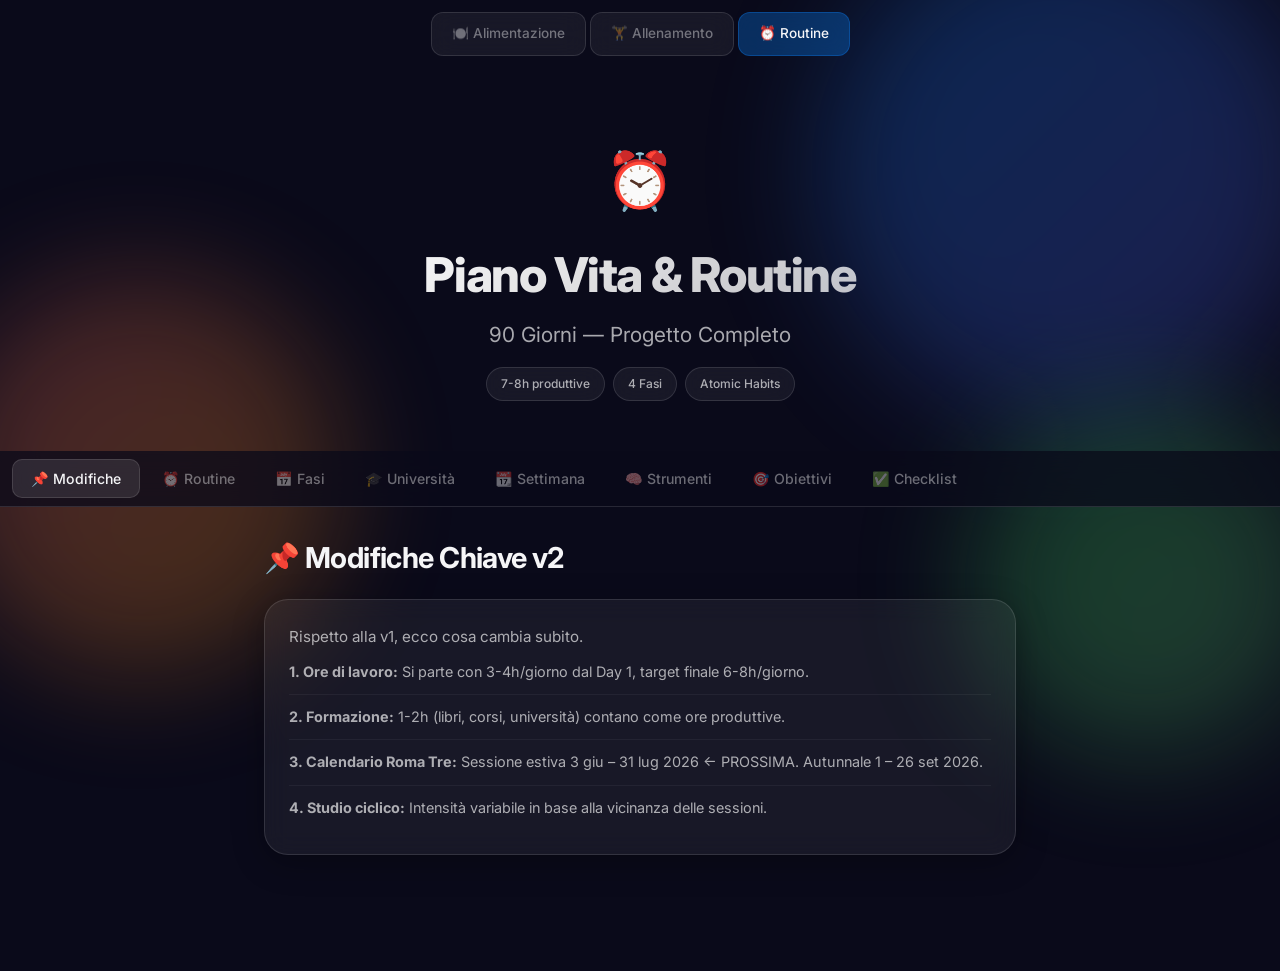
<file: routine.html>
<!DOCTYPE html>
<html lang="it">
<head>
    <meta charset="UTF-8">
    <meta name="viewport" content="width=device-width, initial-scale=1.0">
    <title>Routine & Piano Vita — Marco</title>
    <link rel="stylesheet" href="style.css">
    <link rel="preconnect" href="https://fonts.googleapis.com">
    <link rel="preconnect" href="https://fonts.gstatic.com" crossorigin>
    <link href="https://fonts.googleapis.com/css2?family=Inter:wght@400;500;600;700&display=swap" rel="stylesheet">
</head>
<body>
    <!-- Animated background blobs -->
    <div class="bg-blobs">
        <div class="blob blob-1"></div>
        <div class="blob blob-2"></div>
        <div class="blob blob-3"></div>
    </div>

    <!-- Page Switcher -->
    <div class="page-switcher">
        <a href="index.html" class="page-link">🍽️ Alimentazione</a>
        <a href="allenamento.html" class="page-link">🏋️ Allenamento</a>
        <a href="routine.html" class="page-link active">⏰ Routine</a>
    </div>

    <!-- Header -->
    <header class="hero">
        <div class="hero-content">
            <span class="hero-emoji">⏰</span>
            <h1>Piano Vita & Routine</h1>
            <p class="hero-subtitle">90 Giorni — Progetto Completo</p>
            <div class="hero-tags">
                <span class="tag">7-8h produttive</span>
                <span class="tag">4 Fasi</span>
                <span class="tag">Atomic Habits</span>
            </div>
        </div>
    </header>

    <!-- Navigation -->
    <nav class="nav-bar" id="navbar">
        <div class="nav-inner">
            <button class="nav-btn active" data-section="modifiche">📌 Modifiche</button>
            <button class="nav-btn" data-section="routine">⏰ Routine</button>
            <button class="nav-btn" data-section="fasi">📅 Fasi</button>
            <button class="nav-btn" data-section="universita">🎓 Università</button>
            <button class="nav-btn" data-section="settimana">📆 Settimana</button>
            <button class="nav-btn" data-section="strumenti">🧠 Strumenti</button>
            <button class="nav-btn" data-section="obiettivi">🎯 Obiettivi</button>
            <button class="nav-btn" data-section="checklist">✅ Checklist</button>
        </div>
    </nav>

    <main class="container">

        <!-- MODIFICHE CHIAVE -->
        <section id="modifiche" class="section active">
            <h2 class="section-title">📌 Modifiche Chiave v2</h2>

            <div class="glass-card">
                <p class="card-intro">Rispetto alla v1, ecco cosa cambia subito.</p>
                <ul class="clean-list">
                    <li><strong>1. Ore di lavoro:</strong> Si parte con 3-4h/giorno dal Day 1, target finale 6-8h/giorno.</li>
                    <li><strong>2. Formazione:</strong> 1-2h (libri, corsi, università) contano come ore produttive.</li>
                    <li><strong>3. Calendario Roma Tre:</strong> Sessione estiva 3 giu – 31 lug 2026 ← PROSSIMA. Autunnale 1 – 26 set 2026.</li>
                    <li><strong>4. Studio ciclico:</strong> Intensità variabile in base alla vicinanza delle sessioni.</li>
                </ul>
            </div>
        </section>

        <!-- ROUTINE QUOTIDIANA -->
        <section id="routine" class="section">
            <h2 class="section-title">⏰ Routine Quotidiana — Target Finale</h2>

            <!-- Quick jump per fascia oraria -->
            <div class="glass-card routine-quick-jump">
                <h3>📍 Salta a</h3>
                <div class="quick-jump-btns">
                    <button class="quick-jump-btn" data-block="mattina">🌅 Mattina</button>
                    <button class="quick-jump-btn" data-block="pranzo">🍽️ Pranzo</button>
                    <button class="quick-jump-btn" data-block="pomeriggio">☀️ Pomeriggio</button>
                    <button class="quick-jump-btn" data-block="sera">🌙 Sera</button>
                </div>
            </div>

            <!-- Mattina -->
            <div class="routine-block" id="mattina">
                <h3 class="routine-block-title">🌅 MATTINA (7:30 – 13:00)</h3>
                <div class="routine-timeline">
                    <div class="routine-item deep-work">
                        <span class="routine-time">7:30</span>
                        <div class="routine-body">
                            <strong>Sveglia fissa</strong> — NO posticipo. Sveglia lontano dal letto.
                        </div>
                    </div>
                    <div class="routine-item">
                        <span class="routine-time">7:30-7:40</span>
                        <div class="routine-body">
                            <strong>500ml acqua + bagno</strong> — Bottiglia già preparata sera prima.
                        </div>
                    </div>
                    <div class="routine-item">
                        <span class="routine-time">7:40-7:50</span>
                        <div class="routine-body">
                            <strong>Journaling mattutino</strong> — 3 gratitudini + 3 priorità del giorno.
                        </div>
                    </div>
                    <div class="routine-item">
                        <span class="routine-time">7:50-8:10</span>
                        <div class="routine-body">
                            <strong>Meditazione / Mindfulness</strong> — Petit BamBou, Headspace o timer.
                        </div>
                    </div>
                    <div class="routine-item">
                        <span class="routine-time">8:10-8:30</span>
                        <div class="routine-body">
                            <strong>Colazione nutriente</strong> — NO telefono a tavola.
                        </div>
                    </div>
                    <div class="routine-item">
                        <span class="routine-time">8:30-8:40</span>
                        <div class="routine-body">
                            <strong>Review giornata</strong> — Jarvis/Notion: calendario + task prioritari.
                        </div>
                    </div>
                    <div class="routine-item deep-work">
                        <span class="routine-time">8:45-10:45</span>
                        <div class="routine-body">
                            <strong>🔴 DEEP WORK — Blocco 1</strong> (2h) — 4 Pomodori (25+5). Task più difficile del giorno.
                        </div>
                    </div>
                    <div class="routine-item">
                        <span class="routine-time">10:45-11:00</span>
                        <div class="routine-body">
                            <strong>Pausa attiva</strong> — Stretching, aria, acqua, NO telefono.
                        </div>
                    </div>
                    <div class="routine-item deep-work">
                        <span class="routine-time">11:00-13:00</span>
                        <div class="routine-body">
                            <strong>🔴 DEEP WORK — Blocco 2</strong> (2h) — 4 Pomodori. Secondo progetto/cliente.
                        </div>
                    </div>
                </div>
            </div>

            <!-- Pranzo -->
            <div class="routine-block" id="pranzo">
                <h3 class="routine-block-title">🍽️ PAUSA PRANZO (13:00 – 14:00)</h3>
                <div class="routine-timeline">
                    <div class="routine-item">
                        <span class="routine-time">13:00-13:30</span>
                        <div class="routine-body">
                            <strong>Pranzo (meal prep)</strong> — Niente telefono. Mangia con calma.
                        </div>
                    </div>
                    <div class="routine-item">
                        <span class="routine-time">13:30-14:00</span>
                        <div class="routine-body">
                            <strong>Pausa libera</strong> — Passeggiata, musica, telefonata amici.
                        </div>
                    </div>
                </div>
            </div>

            <!-- Pomeriggio -->
            <div class="routine-block" id="pomeriggio">
                <h3 class="routine-block-title">☀️ POMERIGGIO (14:00 – 18:30)</h3>
                <div class="routine-timeline">
                    <div class="routine-item operativo">
                        <span class="routine-time">14:00-15:30</span>
                        <div class="routine-body">
                            <strong>🟡 LAVORO OPERATIVO — Blocco 3</strong> (1.5h) — Email, call, admin, Spirito Alchemico, social.
                        </div>
                    </div>
                    <div class="routine-item">
                        <span class="routine-time">15:30-15:45</span>
                        <div class="routine-body">
                            <strong>Spuntino + acqua</strong> — Frutta secca, frutta, yogurt.
                        </div>
                    </div>
                    <div class="routine-item formazione">
                        <span class="routine-time">15:45-17:15</span>
                        <div class="routine-body">
                            <strong>🟢 FORMAZIONE + PROGETTO PERSONALE</strong> (1.5h) — 45min formazione + 45min progetto (Jarvis, IG, SaaS).
                        </div>
                    </div>
                    <div class="routine-item">
                        <span class="routine-time">17:15-18:15</span>
                        <div class="routine-body">
                            <strong>🏋️ ALLENAMENTO</strong> (1h) — Programma palestra a casa.
                        </div>
                    </div>
                    <div class="routine-item">
                        <span class="routine-time">18:15-18:30</span>
                        <div class="routine-body">
                            <strong>Doccia</strong>
                        </div>
                    </div>
                </div>
            </div>

            <!-- Sera -->
            <div class="routine-block" id="sera">
                <h3 class="routine-block-title">🌙 SERA (18:30 – 23:00)</h3>
                <div class="routine-timeline">
                    <div class="routine-item">
                        <span class="routine-time">18:30-19:00</span>
                        <div class="routine-body">
                            <strong>Tempo libero / Social media controllato</strong> — Unico slot social personale.
                        </div>
                    </div>
                    <div class="routine-item">
                        <span class="routine-time">19:00-19:30</span>
                        <div class="routine-body">
                            <strong>Cena (meal prep)</strong>
                        </div>
                    </div>
                    <div class="routine-item studio">
                        <span class="routine-time">19:30-20:30</span>
                        <div class="routine-body">
                            <strong>📘 STUDIO UNIVERSITÀ / LETTURA</strong> (1h) — Pre-esame: solo università. Fuori sessione: 30min studio + 30min lettura.
                        </div>
                    </div>
                    <div class="routine-item">
                        <span class="routine-time">20:30-21:30</span>
                        <div class="routine-body">
                            <strong>Tempo libero</strong> — Serie TV, film, uscita, chiamata amici.
                        </div>
                    </div>
                    <div class="routine-item">
                        <span class="routine-time">21:30-22:00</span>
                        <div class="routine-body">
                            <strong>Journaling serale + review</strong> — Cosa è andato bene? Cosa migliorare?
                        </div>
                    </div>
                    <div class="routine-item">
                        <span class="routine-time">22:00-22:30</span>
                        <div class="routine-body">
                            <strong>Routine pre-sonno</strong> — No schermi, lettura leggera, prepara domani.
                        </div>
                    </div>
                    <div class="routine-item">
                        <span class="routine-time">22:30-23:00</span>
                        <div class="routine-body">
                            <strong>A letto</strong> — Target: addormentarsi entro le 23:00.
                        </div>
                    </div>
                </div>
            </div>

            <!-- Riepilogo ore -->
            <div class="glass-card">
                <h3>📊 Riepilogo Ore Produttive (Target Finale)</h3>
                <div class="ore-summary">
                    <div class="ore-row"><span>🔴 Deep Work</span><span>4h</span></div>
                    <div class="ore-row"><span>🟡 Lavoro operativo</span><span>1.5h</span></div>
                    <div class="ore-row"><span>🟢 Formazione</span><span>0.75h</span></div>
                    <div class="ore-row"><span>📘 Studio università</span><span>1-1.75h</span></div>
                    <div class="ore-row"><span>🟢 Progetto personale</span><span>0.75h</span></div>
                    <div class="ore-row total"><span><strong>TOTALE PRODUTTIVO</strong></span><span><strong>~7-8h</strong></span></div>
                </div>
            </div>
        </section>

        <!-- FASI IMPLEMENTAZIONE -->
        <section id="fasi" class="section">
            <h2 class="section-title">📅 Piano Implementazione (4 Fasi)</h2>

            <div class="phase-card glass-card">
                <div class="phase-header-card">
                    <span class="phase-badge-num">1</span>
                    <div>
                        <h3>Fase 1 — "Le Fondamenta"</h3>
                        <p class="phase-days">Giorni 1-10</p>
                    </div>
                </div>
                <div class="phase-content">
                    <p><strong>Obiettivo:</strong> Stabilizzare sonno + 3-4h lavoro produttivo.</p>
                    <ul class="clean-list">
                        <li>Sveglia fissa alle 8:00 — dall'altra parte della stanza</li>
                        <li>500ml acqua appena sveglio</li>
                        <li>Colazione entro 30 min dalla sveglia</li>
                        <li>🔴 Blocco 1 Deep Work: 2h (9:00-11:00) — 4×25min Pomodoro</li>
                        <li>🟡 Blocco 2 Lavoro leggero: 1h (11:30-12:30)</li>
                        <li>📘 Formazione/Lettura: 1h (sera 20:00-21:00)</li>
                        <li>= TOTALE: 4h produttive dal Day 1</li>
                        <li>A letto entro le 23:30 — telefono fuori dalla camera dalle 23:00</li>
                        <li>Riduci sigarette di 2/giorno — conta e registra</li>
                        <li>Attiva Screen Time — target: sotto 8h</li>
                        <li>Bottiglia 2L sulla scrivania — target: 1.5L/giorno</li>
                    </ul>
                    <p class="phase-note"><em>Non fare ancora:</em> journaling, meditazione, allenamento.</p>
                </div>
            </div>

            <div class="phase-card glass-card">
                <div class="phase-header-card">
                    <span class="phase-badge-num">2</span>
                    <div>
                        <h3>Fase 2 — "Il Ritmo"</h3>
                        <p class="phase-days">Giorni 11-20</p>
                    </div>
                </div>
                <div class="phase-content">
                    <p><strong>Obiettivo:</strong> 5-6h produttive + prime abitudini.</p>
                    <ul class="clean-list">
                        <li>Sveglia anticipata alle 7:30</li>
                        <li>🔴 Blocco 1 e 2 Deep Work: 4h (8:45-13:00)</li>
                        <li>🟡 Blocco 3 operativo: 1h (14:30-15:30)</li>
                        <li>📘 Formazione: 1h — = TOTALE: 6h produttive</li>
                        <li>Journaling mattutino: 5 min</li>
                        <li>Passeggiata 20-30 min/giorno</li>
                        <li>Social media: max 2 slot da 30 min</li>
                        <li>Acqua a 2L/giorno</li>
                        <li>Primo meal prep domenicale</li>
                    </ul>
                </div>
            </div>

            <div class="phase-card glass-card">
                <div class="phase-header-card">
                    <span class="phase-badge-num">3</span>
                    <div>
                        <h3>Fase 3 — "La Macchina"</h3>
                        <p class="phase-days">Giorni 21-40</p>
                    </div>
                </div>
                <div class="phase-content">
                    <p><strong>Obiettivo:</strong> Routine quasi completa, 6.5-7h produttive.</p>
                    <ul class="clean-list">
                        <li>Meditazione mattutina 10 min</li>
                        <li>Journaling serale 10 min</li>
                        <li>🟡 Blocco 3: 1.5h</li>
                        <li>🟢 Progetto Personale: 45 min</li>
                        <li>🟢 Formazione: 45 min</li>
                        <li>📘 Studio università serale: 1h</li>
                        <li>Allenamento leggero 30 min a casa</li>
                        <li>= TOTALE: ~7h produttive</li>
                        <li>Meal prep 2x/settimana</li>
                        <li>Fumo: max 5 sigarette/giorno</li>
                        <li>Screen time: sotto 5h</li>
                    </ul>
                </div>
            </div>

            <div class="phase-card glass-card">
                <div class="phase-header-card">
                    <span class="phase-badge-num">4</span>
                    <div>
                        <h3>Fase 4 — "Il Sistema"</h3>
                        <p class="phase-days">Giorni 41-90</p>
                    </div>
                </div>
                <div class="phase-content">
                    <p><strong>Obiettivo:</strong> Routine completa, 7-8h produttive.</p>
                    <ul class="clean-list">
                        <li>Allenamento 1h/giorno</li>
                        <li>Piano alimentare completo</li>
                        <li>Personal brand IG attivo — 3 contenuti/settimana</li>
                        <li>Studio università intensificato pre-sessione</li>
                        <li>= TOTALE: 7-8h produttive</li>
                        <li>Acqua: 2.5L/giorno</li>
                        <li>Fumo: max 2-3/giorno</li>
                        <li>Review settimanale ogni domenica sera — 30 min</li>
                        <li>1 uscita sociale/settimana minimo</li>
                        <li>Screen time: sotto 3h</li>
                    </ul>
                </div>
            </div>
        </section>

        <!-- CALENDARIO UNIVERSITÀ -->
        <section id="universita" class="section">
            <h2 class="section-title">🎓 Calendario Università Roma Tre</h2>

            <div class="glass-card">
                <h3>Sessioni Esami 2025/2026</h3>
                <div class="sessioni-table">
                    <div class="sessione-row done"><span>Invernale</span><span>7 gen – 28 feb 2026</span><span>✅ Chiusa</span></div>
                    <div class="sessione-row next"><span>Estiva</span><span>3 giu – 31 lug 2026</span><span>⬅️ PROSSIMA</span></div>
                    <div class="sessione-row"><span>Autunnale</span><span>1 – 26 set 2026</span><span>Successiva</span></div>
                    <div class="sessione-row"><span>Invernale 26/27</span><span>Gen – Feb 2027</span><span>Futura</span></div>
                </div>
            </div>

            <div class="glass-card">
                <h3>🟢 Fase Mantenimento (Ora → 30 Aprile)</h3>
                <p>Studio: 30 min/giorno (sera) + 1-2h sabato. Focus: ripassare appunti, procurarsi materiale.</p>
            </div>

            <div class="glass-card">
                <h3>🟡 Fase Preparazione (1 Maggio → 31 Maggio)</h3>
                <p>Studio: 1h/giorno + blocco formazione convertito in studio. Target: 1-2 esami sessione estiva. Totale ~1.5-2h/giorno.</p>
            </div>

            <div class="glass-card">
                <h3>🔴 Fase Intensiva (1 Giugno → esame)</h3>
                <p>Studio: 2-2.5h/giorno. Blocco formazione + serale = entrambi studio. Riduci progetto personale a 30 min. Deep Work lavoro: mantieni 4h.</p>
            </div>
        </section>

        <!-- STRUTTURA SETTIMANALE -->
        <section id="settimana" class="section">
            <h2 class="section-title">📆 Struttura Settimanale</h2>

            <div class="glass-card">
                <h3>Focus per giorno</h3>
                <div class="week-focus">
                    <div class="day-focus"><span class="day-name">LUN</span><span>🔴 Deep work clienti + 🟡 Admin</span><span class="day-extra">"Eat the frog"</span></div>
                    <div class="day-focus"><span class="day-name">MAR</span><span>🔴 Sviluppo + 🟡 Admin</span></div>
                    <div class="day-focus"><span class="day-name">MER</span><span>🔴 Clienti + 🟡 Spirito Alchemico</span><span class="day-extra">Meal prep</span></div>
                    <div class="day-focus"><span class="day-name">GIO</span><span>🔴 Marketing + 🟡 Admin</span></div>
                    <div class="day-focus"><span class="day-name">VEN</span><span>🔴 Deep work + 🟢 Jarvis/SaaS</span></div>
                    <div class="day-focus"><span class="day-name">SAB</span><span>🟢 IG + Jarvis</span><span class="day-extra">Studio lungo</span></div>
                    <div class="day-focus rest"><span class="day-name">DOM</span><span>🔵 REST</span><span class="day-extra">Review, meal prep</span></div>
                </div>
            </div>

            <div class="glass-card">
                <h3>Ore settimanali</h3>
                <div class="ore-summary">
                    <div class="ore-row"><span>Deep Work + Operativo</span><span>30.5h</span></div>
                    <div class="ore-row"><span>Formazione/Studio</span><span>11.5h</span></div>
                    <div class="ore-row total"><span><strong>Totale settimana</strong></span><span><strong>~42h</strong></span></div>
                </div>
            </div>
        </section>

        <!-- STRUMENTI -->
        <section id="strumenti" class="section">
            <h2 class="section-title">🧠 Strumenti & Piani</h2>

            <div class="glass-card">
                <h3>🍅 Toolkit Anti-Procrastinazione</h3>
                <ul class="clean-list">
                    <li><strong>Pomodoro:</strong> 25 min lavoro → 5 min pausa. App: Forest, Focus To-Do.</li>
                    <li><strong>Regola 2 minuti:</strong> Task &lt; 2 min → fallo SUBITO.</li>
                    <li><strong>Eat the Frog:</strong> Task più difficile PER PRIMO (Blocco 1).</li>
                    <li><strong>Non spezzare la catena:</strong> X sul calendario ogni giorno completato.</li>
                    <li><strong>Ambiente anti-distrazione:</strong> Telefono altra stanza, notifiche OFF, BlockSite.</li>
                </ul>
            </div>

            <div class="glass-card">
                <h3>📱 Piano Digital Detox</h3>
                <p>Target: da 12-13h → sotto 3h (uso personale)</p>
                <ul class="clean-list">
                    <li>Niente telefono primi 30 min dopo sveglia</li>
                    <li>Niente telefono a letto — carica altra stanza</li>
                    <li>Niente telefono durante i pasti</li>
                    <li>Social solo: 13:30-14:00 e 18:30-19:00</li>
                    <li>Disattiva TUTTE le notifiche</li>
                    <li>Schermo in scala di grigi dopo le 21:00</li>
                </ul>
            </div>

            <div class="glass-card">
                <h3>💧 Piano Idratazione</h3>
                <p>Da 0.5L → Target: 2-2.5L/giorno</p>
                <ul class="clean-list">
                    <li>500ml appena sveglio (bottiglia sul comodino)</li>
                    <li>Bottiglia 2L sulla scrivania</li>
                    <li>1 bicchiere prima di ogni pasto</li>
                    <li>Promemoria ogni 2h</li>
                </ul>
            </div>

            <div class="glass-card">
                <h3>📓 Journaling</h3>
                <p><strong>Mattina (5-10 min):</strong> 3 gratitudini, 3 priorità, "Cosa farebbe la versione migliore di me?"</p>
                <p><strong>Sera (10 min):</strong> Cosa è andato bene? Cosa migliorare? Ho rispettato la routine? Una lezione imparata?</p>
            </div>

            <div class="glass-card">
                <h3>🧘 Meditazione</h3>
                <p>5-10 min, poi 15-20 min. Dopo journaling mattutino. Inspira 4s, trattieni 4s, espira 6s. App: Petit BamBou, Headspace, Insight Timer.</p>
            </div>

            <div class="glass-card">
                <h3>🧱 Architettura del Cambiamento</h3>
                <p class="card-intro">Atomic Habits + Discipline = Identity</p>
                <ul class="clean-list">
                    <li><strong>Identità prima degli obiettivi</strong> — "Io sono un professionista disciplinato"</li>
                    <li><strong>Habit Stacking</strong> — Aggancia ogni abitudine a una esistente</li>
                    <li><strong>Progressione graduale</strong> — Una nuova abitudine ogni 7-10 giorni</li>
                </ul>
            </div>
        </section>

        <!-- OBIETTIVI 90 GIORNI -->
        <section id="obiettivi" class="section">
            <h2 class="section-title">🎯 Obiettivi a 90 Giorni</h2>

            <div class="glass-card">
                <div class="obiettivi-grid">
                    <div class="obiettivo-item"><span class="obiettivo-area">Lavoro</span><span>5.5h/giorno, 5gg/sett</span></div>
                    <div class="obiettivo-item"><span class="obiettivo-area">Formazione</span><span>1.5-2h/giorno</span></div>
                    <div class="obiettivo-item"><span class="obiettivo-area">Università</span><span>1 esame sessione estiva</span></div>
                    <div class="obiettivo-item"><span class="obiettivo-area">Sonno</span><span>Sveglia 7:30, letto 23:00</span></div>
                    <div class="obiettivo-item"><span class="obiettivo-area">Idratazione</span><span>2L/giorno</span></div>
                    <div class="obiettivo-item"><span class="obiettivo-area">Meal prep</span><span>2x/settimana</span></div>
                    <div class="obiettivo-item"><span class="obiettivo-area">Allenamento</span><span>5 sessioni/settimana</span></div>
                    <div class="obiettivo-item"><span class="obiettivo-area">Lettura</span><span>3 libri in 90 giorni</span></div>
                    <div class="obiettivo-item"><span class="obiettivo-area">Fumo</span><span>Max 3 sigarette/giorno</span></div>
                    <div class="obiettivo-item"><span class="obiettivo-area">Screen time</span><span>Sotto 3h personale</span></div>
                    <div class="obiettivo-item"><span class="obiettivo-area">Personal brand</span><span>Profilo IG 12+ post</span></div>
                </div>
            </div>

            <div class="glass-card">
                <h3>⚠️ 5 Regole Non Negoziabili</h3>
                <ol class="clean-list numbered">
                    <li>Sveglia all'orario — mai posticipare</li>
                    <li>500ml acqua appena sveglio</li>
                    <li>Minimo 1 Blocco Deep Work (2h) — anche se tutto il resto salta</li>
                    <li>Niente telefono nei primi 30 min</li>
                    <li>A letto entro le 23:30</li>
                </ol>
            </div>

            <div class="glass-card">
                <h3>🔄 Sistema di Review</h3>
                <ul class="clean-list">
                    <li><strong>Giornaliera:</strong> Journaling serale — 10 min</li>
                    <li><strong>Settimanale:</strong> Domenica sera — 30 min (Pomodori, routine rispettata, 3 priorità)</li>
                    <li><strong>Mensile:</strong> Ultimo giorno — 1h (progressi obiettivi 90 giorni)</li>
                </ul>
            </div>
        </section>

        <!-- CHECKLIST -->
        <section id="checklist" class="section">
            <h2 class="section-title">✅ Checklist Giornaliera</h2>

            <div class="glass-card checklist-card">
                <p class="card-hint">Usa come promemoria giornaliero. Segna mentalmente o su Jarvis.</p>
                <div class="checklist-items">
                    <label class="checklist-item"><input type="checkbox"> Sveglia alle 7:30</label>
                    <label class="checklist-item"><input type="checkbox"> 500ml acqua appena sveglio</label>
                    <label class="checklist-item"><input type="checkbox"> Journaling mattutino (5-10 min)</label>
                    <label class="checklist-item"><input type="checkbox"> Meditazione (10-20 min)</label>
                    <label class="checklist-item"><input type="checkbox"> Colazione sana (no telefono)</label>
                    <label class="checklist-item"><input type="checkbox"> Review giornata (10 min)</label>
                    <label class="checklist-item"><input type="checkbox"> 🔴 Deep Work Blocco 1 (2h) — Pomodori: __/4</label>
                    <label class="checklist-item"><input type="checkbox"> 🔴 Deep Work Blocco 2 (2h) — Pomodori: __/4</label>
                    <label class="checklist-item"><input type="checkbox"> Pranzo ore 13:00</label>
                    <label class="checklist-item"><input type="checkbox"> 🟡 Lavoro operativo Blocco 3 (1.5h)</label>
                    <label class="checklist-item"><input type="checkbox"> Spuntino pomeridiano</label>
                    <label class="checklist-item"><input type="checkbox"> 🟢 Formazione (45 min)</label>
                    <label class="checklist-item"><input type="checkbox"> 🟢 Progetto personale (45 min)</label>
                    <label class="checklist-item"><input type="checkbox"> 🏋️ Allenamento (1h)</label>
                    <label class="checklist-item"><input type="checkbox"> Cena ore 19:00</label>
                    <label class="checklist-item"><input type="checkbox"> 📘 Studio università / Lettura (1h)</label>
                    <label class="checklist-item"><input type="checkbox"> Journaling serale (10 min)</label>
                    <label class="checklist-item"><input type="checkbox"> Routine pre-sonno (no schermi)</label>
                    <label class="checklist-item"><input type="checkbox"> A letto entro le 23:00</label>
                    <label class="checklist-item"><input type="checkbox"> Acqua: ___L (target 2L)</label>
                    <label class="checklist-item"><input type="checkbox"> Ore produttive: ___h (target 7-8h)</label>
                </div>
            </div>

            <div class="glass-card">
                <h3>🚀 Cosa Fare Oggi (Day 1)</h3>
                <ol class="clean-list numbered">
                    <li>Scarica app Pomodoro (Forest / Focus To-Do)</li>
                    <li>Compra/prepara bottiglia 2L per scrivania</li>
                    <li>Imposta sveglia domani 8:00 — dall'altra parte della stanza</li>
                    <li>Telefono a caricare FUORI dalla camera stasera</li>
                    <li>Conta le sigarette di oggi e scrivi il numero</li>
                    <li>Ordina/scarica Atomic Habits</li>
                    <li>Scrivi le 5 Regole Non Negoziabili su un foglio e appendilo</li>
                    <li>Attiva Screen Time / Benessere Digitale</li>
                    <li>Domani mattina: primo Blocco Deep Work da 2h (9:00-11:00)</li>
                </ol>
            </div>

            <div class="glass-card footer-card">
                <p>Piano v2 — 7 marzo 2026. Prossima review: 7 aprile 2026.</p>
                <p>Prossima sessione esami Roma Tre: 3 giugno – 31 luglio 2026.</p>
            </div>
        </section>
    </main>

    <!-- Back to top button -->
    <button class="back-to-top" id="backToTop" aria-label="Torna su">
        <span>↑</span>
    </button>

    <div class="bottom-spacer"></div>

    <script src="script.js"></script>
    <script>
        // Quick jump per routine
        document.querySelectorAll('.quick-jump-btn').forEach(btn => {
            btn.addEventListener('click', () => {
                const block = document.getElementById(btn.dataset.block);
                if (block) {
                    block.scrollIntoView({ behavior: 'smooth', block: 'start' });
                }
            });
        });

        // Back to top
        const backToTop = document.getElementById('backToTop');
        window.addEventListener('scroll', () => {
            backToTop.classList.toggle('visible', window.scrollY > 400);
        });
        backToTop.addEventListener('click', () => {
            window.scrollTo({ top: 0, behavior: 'smooth' });
        });
    </script>
</body>
</html>
</file>
<file: style.css>
/* ============================================
   PIANO ALIMENTARE — GLASSMORPHISM STYLE
   Mobile-first | Apple-inspired
   ============================================ */

/* --- Reset & Base --- */
*, *::before, *::after {
    margin: 0;
    padding: 0;
    box-sizing: border-box;
}

:root {
    --bg-primary: #0a0a1a;
    --bg-secondary: #111128;
    --glass-bg: rgba(255, 255, 255, 0.06);
    --glass-bg-hover: rgba(255, 255, 255, 0.1);
    --glass-border: rgba(255, 255, 255, 0.12);
    --glass-shadow: 0 8px 32px rgba(0, 0, 0, 0.3);
    --text-primary: #f5f5f7;
    --text-secondary: rgba(255, 255, 255, 0.65);
    --text-muted: rgba(255, 255, 255, 0.4);
    --accent: #0a84ff;
    --accent-glow: rgba(10, 132, 255, 0.3);
    --protein: #ff6b6b;
    --carbs: #ffd93d;
    --fats: #6bcb77;
    --danger: #ff453a;
    --warning: #ff9f0a;
    --success: #30d158;
    --radius-sm: 10px;
    --radius-md: 16px;
    --radius-lg: 24px;
    --radius-xl: 32px;
    --blur: 12px;
    --transition: 0.2s ease;
    --font: 'Inter', -apple-system, BlinkMacSystemFont, 'Segoe UI', sans-serif;
}

html {
    scroll-behavior: smooth;
    -webkit-text-size-adjust: 100%;
}

body {
    font-family: var(--font);
    background: var(--bg-primary);
    color: var(--text-primary);
    line-height: 1.6;
    overflow-x: hidden;
    min-height: 100vh;
    -webkit-font-smoothing: antialiased;
    -moz-osx-font-smoothing: grayscale;
}

/* --- Background (static, no animation for performance) --- */
.bg-blobs {
    position: fixed;
    top: 0;
    left: 0;
    width: 100%;
    height: 100%;
    z-index: 0;
    overflow: hidden;
    pointer-events: none;
}

.blob {
    position: absolute;
    border-radius: 50%;
    filter: blur(60px);
    opacity: 0.25;
}

.blob-1 {
    width: 280px;
    height: 280px;
    background: linear-gradient(135deg, #0a84ff, #5e5ce6);
    top: -80px;
    right: -40px;
}

.blob-2 {
    width: 220px;
    height: 220px;
    background: linear-gradient(135deg, #ff6b6b, #ff9f0a);
    bottom: 25%;
    left: -60px;
}

.blob-3 {
    width: 180px;
    height: 180px;
    background: linear-gradient(135deg, #30d158, #6bcb77);
    top: 45%;
    right: -40px;
}

/* --- Hero --- */
.hero {
    position: relative;
    z-index: 1;
    padding: 60px 20px 40px;
    text-align: center;
}

.hero-content {
    max-width: 600px;
    margin: 0 auto;
}

.hero-emoji {
    font-size: 56px;
    display: block;
    margin-bottom: 12px;
}

.hero h1 {
    font-size: 2.2rem;
    font-weight: 800;
    letter-spacing: -0.03em;
    background: linear-gradient(135deg, #fff, rgba(255,255,255,0.7));
    -webkit-background-clip: text;
    -webkit-text-fill-color: transparent;
    background-clip: text;
    margin-bottom: 4px;
}

.hero-subtitle {
    font-size: 1.1rem;
    color: var(--text-secondary);
    font-weight: 400;
    margin-bottom: 16px;
}

.hero-tags {
    display: flex;
    gap: 8px;
    justify-content: center;
    flex-wrap: wrap;
}

.tag {
    display: inline-block;
    padding: 6px 14px;
    border-radius: 20px;
    font-size: 0.75rem;
    font-weight: 500;
    background: var(--glass-bg);
    border: 1px solid var(--glass-border);
    backdrop-filter: blur(var(--blur));
    -webkit-backdrop-filter: blur(var(--blur));
    color: var(--text-secondary);
}

/* --- Navigation --- */
.nav-bar {
    position: sticky;
    top: 0;
    z-index: 100;
    padding: 8px 0;
    background: rgba(10, 10, 26, 0.75);
    backdrop-filter: blur(24px);
    -webkit-backdrop-filter: blur(24px);
    border-bottom: 1px solid var(--glass-border);
    transition: var(--transition);
}

.nav-inner {
    display: flex;
    gap: 4px;
    overflow-x: auto;
    padding: 0 12px;
    -ms-overflow-style: none;
    scrollbar-width: none;
}

.nav-inner::-webkit-scrollbar {
    display: none;
}

.nav-btn {
    flex-shrink: 0;
    padding: 8px 14px;
    border: none;
    border-radius: var(--radius-sm);
    background: transparent;
    color: var(--text-muted);
    font-family: var(--font);
    font-size: 0.8rem;
    font-weight: 500;
    cursor: pointer;
    transition: var(--transition);
    white-space: nowrap;
}

.nav-btn:hover {
    color: var(--text-secondary);
    background: var(--glass-bg);
}

.nav-btn.active {
    color: var(--text-primary);
    background: var(--glass-bg-hover);
    border: 1px solid var(--glass-border);
}

/* --- Container --- */
.container {
    position: relative;
    z-index: 1;
    max-width: 720px;
    margin: 0 auto;
    padding: 0 16px 80px;
}

/* --- Sections --- */
.section {
    display: none;
}

.section.active {
    display: block;
}

.section-title {
    font-size: 1.6rem;
    font-weight: 700;
    margin: 28px 0 18px;
    letter-spacing: -0.02em;
}

/* --- Glass Card --- */
.glass-card {
    background: var(--glass-bg);
    backdrop-filter: blur(var(--blur));
    -webkit-backdrop-filter: blur(var(--blur));
    border: 1px solid var(--glass-border);
    border-radius: var(--radius-lg);
    padding: 20px;
    margin-bottom: 16px;
    box-shadow: var(--glass-shadow);
    transition: var(--transition);
}

.glass-card:hover {
    background: var(--glass-bg-hover);
    border-color: rgba(255, 255, 255, 0.18);
}

.glass-card h3 {
    font-size: 1.15rem;
    font-weight: 600;
    margin-bottom: 14px;
    letter-spacing: -0.01em;
}

.subtitle-note {
    font-size: 0.8rem;
    font-weight: 400;
    color: var(--text-muted);
}

.card-hint {
    font-size: 0.8rem;
    color: var(--text-muted);
    margin-bottom: 14px;
}

.card-intro {
    font-size: 0.95rem;
    color: var(--text-secondary);
    line-height: 1.7;
}

/* --- Stats Grid --- */
.stats-grid {
    display: grid;
    grid-template-columns: repeat(2, 1fr);
    gap: 12px;
    margin-bottom: 16px;
}

.stat-item {
    background: rgba(255, 255, 255, 0.04);
    border: 1px solid rgba(255, 255, 255, 0.08);
    border-radius: var(--radius-md);
    padding: 16px;
    text-align: center;
    cursor: pointer;
    transition: var(--transition);
    position: relative;
}

.stat-item:hover {
    background: rgba(255, 255, 255, 0.08);
    transform: translateY(-2px);
}

.stat-item:hover::after {
    content: attr(data-tooltip);
    position: absolute;
    bottom: calc(100% + 8px);
    left: 50%;
    transform: translateX(-50%);
    background: rgba(0, 0, 0, 0.85);
    color: var(--text-primary);
    padding: 8px 12px;
    border-radius: var(--radius-sm);
    font-size: 0.72rem;
    white-space: nowrap;
    z-index: 10;
    pointer-events: none;
}

.stat-item.highlight {
    background: var(--accent-glow);
    border-color: rgba(10, 132, 255, 0.3);
}

.stat-value {
    display: block;
    font-size: 1.8rem;
    font-weight: 800;
    letter-spacing: -0.03em;
}

.stat-label {
    display: block;
    font-size: 0.75rem;
    color: var(--text-muted);
    margin-top: 4px;
}

/* --- Info Row --- */
.info-row {
    display: flex;
    gap: 8px;
    flex-wrap: wrap;
}

.info-chip {
    padding: 6px 12px;
    border-radius: 20px;
    font-size: 0.75rem;
    background: rgba(255, 255, 255, 0.05);
    border: 1px solid rgba(255, 255, 255, 0.08);
    color: var(--text-secondary);
}

.info-chip.accent {
    background: var(--accent-glow);
    border-color: rgba(10, 132, 255, 0.3);
    color: #4db8ff;
}

/* --- Callout --- */
.callout {
    display: flex;
    gap: 12px;
    padding: 16px;
    border-radius: var(--radius-md);
    margin-bottom: 16px;
    font-size: 0.88rem;
    line-height: 1.6;
    align-items: flex-start;
}

.callout.warning {
    background: rgba(255, 159, 10, 0.1);
    border: 1px solid rgba(255, 159, 10, 0.2);
}

.callout.info {
    background: rgba(10, 132, 255, 0.1);
    border: 1px solid rgba(10, 132, 255, 0.2);
}

.callout-icon {
    font-size: 1.2rem;
    flex-shrink: 0;
    margin-top: 2px;
}

/* --- Macro Bars --- */
.macro-bars {
    display: flex;
    flex-direction: column;
    gap: 12px;
    margin-bottom: 16px;
}

.macro-bar-item {
    cursor: pointer;
    transition: var(--transition);
}

.macro-bar-item:hover {
    transform: translateX(4px);
}

.macro-header {
    display: flex;
    align-items: center;
    justify-content: space-between;
    margin-bottom: 6px;
}

.macro-info {
    display: flex;
    align-items: center;
    gap: 8px;
}

.macro-dot {
    width: 10px;
    height: 10px;
    border-radius: 50%;
}

.macro-dot.protein { background: var(--protein); }
.macro-dot.carbs { background: var(--carbs); }
.macro-dot.fats { background: var(--fats); }

.macro-name {
    font-weight: 500;
    font-size: 0.92rem;
}

.macro-amount {
    font-weight: 700;
    font-size: 0.92rem;
}

.macro-kcal {
    font-size: 0.78rem;
    color: var(--text-muted);
}

.expand-icon {
    font-size: 0.8rem;
    color: var(--text-muted);
    transition: transform var(--transition);
    display: inline-block;
    margin-left: 8px;
}

.expanded .expand-icon {
    transform: rotate(180deg);
}

/* --- Progress Bar --- */
.progress-bar {
    height: 6px;
    background: rgba(255, 255, 255, 0.06);
    border-radius: 3px;
    overflow: hidden;
    margin-bottom: 4px;
}

.progress-fill {
    height: 100%;
    border-radius: 3px;
    transition: width 1s ease;
}

.progress-fill.protein { background: linear-gradient(90deg, var(--protein), #ff8e8e); }
.progress-fill.carbs { background: linear-gradient(90deg, var(--carbs), #ffe675); }
.progress-fill.fats { background: linear-gradient(90deg, var(--fats), #8fd99a); }

/* --- Macro Detail (expandable) --- */
.macro-detail {
    overflow: hidden;
    max-height: 0;
    opacity: 0;
    transition: max-height 0.4s ease, opacity 0.3s ease, padding 0.3s ease;
    padding: 0;
}

.macro-detail.visible {
    max-height: 600px;
    opacity: 1;
    padding: 12px 0 4px;
}

.macro-detail.hidden {
    max-height: 0;
    opacity: 0;
}

.macro-detail p {
    font-size: 0.88rem;
    color: var(--text-secondary);
    line-height: 1.7;
    padding: 10px 14px;
    background: rgba(255, 255, 255, 0.03);
    border-radius: var(--radius-sm);
    border-left: 3px solid var(--accent);
}

/* --- Total Bar --- */
.total-bar {
    display: flex;
    justify-content: space-between;
    align-items: center;
    padding: 14px 16px;
    background: rgba(255, 255, 255, 0.04);
    border-radius: var(--radius-md);
    font-weight: 600;
    border: 1px solid rgba(255, 255, 255, 0.08);
}

.total-kcal {
    font-size: 1.1rem;
    color: var(--accent);
}

/* --- Meals Timeline --- */
.meals-timeline {
    display: flex;
    flex-direction: column;
    gap: 12px;
    margin-bottom: 16px;
}

.meal-card {
    display: flex;
    flex-wrap: wrap;
    align-items: flex-start;
    gap: 14px;
    cursor: pointer;
}

.meal-card .macro-detail {
    width: 100%;
}

.meal-time {
    background: var(--accent-glow);
    color: #4db8ff;
    font-weight: 700;
    font-size: 0.85rem;
    padding: 6px 12px;
    border-radius: var(--radius-sm);
    flex-shrink: 0;
    min-width: 55px;
    text-align: center;
}

.meal-body {
    flex: 1;
    display: flex;
    flex-wrap: wrap;
    align-items: center;
    gap: 6px;
}

.meal-body h4 {
    width: 100%;
    font-size: 0.95rem;
    font-weight: 600;
    display: flex;
    align-items: center;
    gap: 8px;
    flex-wrap: wrap;
}

.meal-kcal {
    font-size: 0.78rem;
    font-weight: 400;
    color: var(--text-muted);
}

.meal-macros-mini {
    display: flex;
    gap: 8px;
    flex-wrap: wrap;
}

.mm {
    font-size: 0.72rem;
    padding: 3px 8px;
    border-radius: 12px;
    background: rgba(255, 255, 255, 0.06);
    color: var(--text-secondary);
}

.mm.protein { border: 1px solid rgba(255, 107, 107, 0.3); color: var(--protein); }
.mm.carbs { border: 1px solid rgba(255, 217, 61, 0.3); color: var(--carbs); }
.mm.fats { border: 1px solid rgba(107, 203, 119, 0.3); color: var(--fats); }

/* --- Hydration Card --- */
.hydration-card {
    border-left: 3px solid #4db8ff;
}

/* --- FODMAP --- */
.fodmap-safe {
    border-top: 3px solid var(--success);
}

.fodmap-avoid {
    border-top: 3px solid var(--danger);
}

.fodmap-category {
    border-bottom: 1px solid rgba(255, 255, 255, 0.06);
    padding: 12px 0;
    cursor: pointer;
    transition: var(--transition);
}

.fodmap-category:last-child {
    border-bottom: none;
}

.fodmap-category:hover {
    padding-left: 4px;
}

.fodmap-cat-header {
    display: flex;
    justify-content: space-between;
    align-items: center;
    font-size: 0.95rem;
    font-weight: 500;
}

.food-chips {
    display: flex;
    flex-wrap: wrap;
    gap: 6px;
    padding: 8px 0;
}

.food-chip {
    padding: 6px 12px;
    border-radius: 20px;
    font-size: 0.78rem;
    background: rgba(48, 209, 88, 0.1);
    border: 1px solid rgba(48, 209, 88, 0.2);
    color: #66e085;
}

.food-chips.danger .food-chip {
    background: rgba(255, 69, 58, 0.1);
    border-color: rgba(255, 69, 58, 0.2);
    color: #ff7b73;
}

.tip-card {
    border-left: 3px solid var(--warning);
}

/* --- Clean Lists --- */
.clean-list {
    list-style: none;
    padding: 0;
}

.clean-list li {
    padding: 10px 0;
    border-bottom: 1px solid rgba(255, 255, 255, 0.05);
    font-size: 0.9rem;
    color: var(--text-secondary);
    line-height: 1.7;
}

.clean-list li:last-child {
    border-bottom: none;
}

.clean-list.numbered {
    counter-reset: item;
}

.clean-list.numbered li {
    counter-increment: item;
}

.clean-list.numbered li::before {
    content: counter(item) ".";
    font-weight: 700;
    color: var(--accent);
    margin-right: 8px;
}

/* --- Breakfast --- */
.breakfast-grid {
    display: flex;
    flex-direction: column;
    gap: 8px;
    margin-bottom: 14px;
}

.breakfast-option {
    background: rgba(255, 255, 255, 0.03);
    border: 1px solid rgba(255, 255, 255, 0.07);
    border-radius: var(--radius-md);
    padding: 14px;
    cursor: pointer;
    transition: var(--transition);
}

.breakfast-option:hover {
    background: rgba(255, 255, 255, 0.06);
    border-color: rgba(255, 255, 255, 0.12);
}

.breakfast-header {
    display: flex;
    align-items: center;
    gap: 10px;
}

.breakfast-letter {
    display: flex;
    align-items: center;
    justify-content: center;
    width: 28px;
    height: 28px;
    border-radius: 8px;
    background: var(--accent-glow);
    color: #4db8ff;
    font-weight: 700;
    font-size: 0.85rem;
    flex-shrink: 0;
}

.breakfast-name {
    font-weight: 500;
    font-size: 0.92rem;
    flex: 1;
}

.breakfast-option .macro-detail p {
    border-left: none;
    background: none;
    padding: 8px 0 4px;
}

/* --- Snacks --- */
.snack-section {
    margin-bottom: 16px;
}

.snack-section h4 {
    font-size: 0.85rem;
    color: var(--text-muted);
    margin-bottom: 8px;
    font-weight: 500;
}

.snack-options {
    display: flex;
    flex-direction: column;
    gap: 6px;
}

.snack-chip {
    padding: 10px 14px;
    background: rgba(255, 255, 255, 0.04);
    border: 1px solid rgba(255, 255, 255, 0.07);
    border-radius: var(--radius-sm);
    font-size: 0.88rem;
    color: var(--text-secondary);
    transition: var(--transition);
    cursor: default;
}

.snack-chip:hover {
    background: rgba(255, 255, 255, 0.08);
}

.target-note {
    font-size: 0.78rem;
    color: var(--text-muted);
    text-align: center;
    margin-top: 12px;
    padding: 8px;
    background: rgba(255, 255, 255, 0.03);
    border-radius: var(--radius-sm);
}

/* --- Week Days --- */
.week-days {
    display: flex;
    flex-direction: column;
    gap: 8px;
}

.day-card {
    background: rgba(255, 255, 255, 0.03);
    border: 1px solid rgba(255, 255, 255, 0.07);
    border-radius: var(--radius-md);
    padding: 14px;
    cursor: pointer;
    transition: var(--transition);
}

.day-card:hover {
    background: rgba(255, 255, 255, 0.06);
}

.day-header {
    display: flex;
    align-items: center;
    justify-content: space-between;
}

.day-name {
    font-weight: 600;
    font-size: 0.95rem;
}

.day-meals {
    display: flex;
    flex-direction: column;
    gap: 12px;
}

.day-meal {
    padding: 10px;
    background: rgba(255, 255, 255, 0.03);
    border-radius: var(--radius-sm);
}

.meal-label {
    display: inline-block;
    font-size: 0.78rem;
    font-weight: 600;
    color: var(--accent);
    margin-bottom: 4px;
}

.day-meal p {
    font-size: 0.88rem;
    color: var(--text-secondary);
    line-height: 1.6;
    border-left: none !important;
    background: none !important;
    padding: 0 !important;
}

.flex-card {
    border: 1px dashed rgba(10, 132, 255, 0.35);
    cursor: default;
}

.flex-text {
    font-size: 0.88rem;
    color: var(--accent);
    margin-top: 8px;
}

/* --- Spesa --- */
.total-budget {
    text-align: center;
    border: 1px solid rgba(48, 209, 88, 0.25);
    background: rgba(48, 209, 88, 0.06);
}

.budget-display {
    display: flex;
    justify-content: space-between;
    align-items: center;
}

.budget-label {
    font-size: 0.9rem;
    color: var(--text-secondary);
}

.budget-amount {
    font-size: 1.5rem;
    font-weight: 800;
    color: var(--success);
}

.budget-monthly {
    font-size: 0.8rem;
    color: var(--text-muted);
    margin-top: 6px;
    text-align: right;
}

.spesa-card {
    cursor: pointer;
}

.spesa-header {
    display: flex;
    align-items: center;
    justify-content: space-between;
    font-weight: 500;
    font-size: 0.95rem;
}

.spesa-cost {
    font-size: 0.85rem;
    font-weight: 600;
    color: var(--success);
}

.spesa-table {
    width: 100%;
    border-collapse: collapse;
    margin-top: 8px;
}

.spesa-table tr {
    border-bottom: 1px solid rgba(255, 255, 255, 0.05);
}

.spesa-table tr:last-child {
    border-bottom: none;
}

.spesa-table td {
    padding: 8px 4px;
    font-size: 0.82rem;
    color: var(--text-secondary);
}

.spesa-table td:first-child {
    font-weight: 500;
    color: var(--text-primary);
}

.spesa-table td:last-child {
    text-align: right;
    color: var(--text-muted);
    font-weight: 500;
}

/* --- Prep Schedule --- */
.prep-schedule {
    display: flex;
    flex-direction: column;
    gap: 8px;
}

.prep-day {
    display: flex;
    align-items: center;
    gap: 12px;
    padding: 14px;
    background: rgba(255, 255, 255, 0.03);
    border-radius: var(--radius-md);
    border: 1px solid rgba(255, 255, 255, 0.06);
}

.prep-day.flex-day {
    border-color: rgba(10, 132, 255, 0.25);
    background: rgba(10, 132, 255, 0.05);
}

.prep-when {
    font-weight: 700;
    font-size: 0.82rem;
    min-width: 105px;
    color: var(--text-primary);
}

.prep-time {
    font-size: 0.78rem;
    padding: 3px 10px;
    border-radius: 12px;
    background: var(--accent-glow);
    color: #4db8ff;
    font-weight: 600;
    flex-shrink: 0;
}

.prep-what {
    font-size: 0.85rem;
    color: var(--text-secondary);
}

/* --- Prep Steps --- */
.prep-steps {
    display: flex;
    flex-direction: column;
    gap: 8px;
    margin-bottom: 14px;
}

.prep-step {
    background: rgba(255, 255, 255, 0.03);
    border: 1px solid rgba(255, 255, 255, 0.07);
    border-radius: var(--radius-md);
    padding: 14px;
    cursor: pointer;
    transition: var(--transition);
}

.prep-step:hover {
    background: rgba(255, 255, 255, 0.06);
}

.step-header {
    display: flex;
    align-items: center;
    gap: 12px;
}

.step-number {
    display: flex;
    align-items: center;
    justify-content: center;
    width: 28px;
    height: 28px;
    border-radius: 50%;
    background: var(--accent-glow);
    color: #4db8ff;
    font-weight: 700;
    font-size: 0.85rem;
    flex-shrink: 0;
}

.step-title {
    font-weight: 500;
    font-size: 0.92rem;
    flex: 1;
}

.step-time {
    font-size: 0.75rem;
    color: var(--text-muted);
    flex-shrink: 0;
}

.step-list {
    list-style: none;
    padding: 0;
}

.step-list li {
    padding: 6px 0;
    font-size: 0.85rem;
    color: var(--text-secondary);
    line-height: 1.6;
}

.container-list {
    display: flex;
    flex-direction: column;
    gap: 6px;
}

.container-item {
    font-size: 0.85rem;
    color: var(--text-secondary);
    padding: 8px 10px;
    background: rgba(255, 255, 255, 0.03);
    border-radius: var(--radius-sm);
    line-height: 1.5;
}

/* --- Label --- */
.label-example {
    display: flex;
    justify-content: center;
    margin: 14px 0;
}

.label-fake {
    display: flex;
    flex-direction: column;
    align-items: center;
    gap: 4px;
    padding: 16px 28px;
    background: rgba(255, 217, 61, 0.08);
    border: 2px dashed rgba(255, 217, 61, 0.3);
    border-radius: var(--radius-md);
    text-align: center;
}

.label-day {
    font-weight: 700;
    font-size: 0.92rem;
}

.label-content {
    font-size: 0.85rem;
    color: var(--text-secondary);
}

.label-instruction {
    font-size: 0.78rem;
    color: var(--text-muted);
    font-style: italic;
}

/* --- Rules --- */
.rules-list {
    display: flex;
    flex-direction: column;
    gap: 6px;
}

.rule-item {
    background: rgba(255, 255, 255, 0.03);
    border: 1px solid rgba(255, 255, 255, 0.07);
    border-radius: var(--radius-md);
    padding: 14px;
    cursor: pointer;
    transition: var(--transition);
}

.rule-item:hover {
    background: rgba(255, 255, 255, 0.06);
}

.rule-header {
    display: flex;
    align-items: center;
    gap: 12px;
}

.rule-number {
    display: flex;
    align-items: center;
    justify-content: center;
    width: 26px;
    height: 26px;
    border-radius: 8px;
    background: linear-gradient(135deg, var(--accent), #5e5ce6);
    color: white;
    font-weight: 700;
    font-size: 0.78rem;
    flex-shrink: 0;
}

.rule-text {
    font-weight: 500;
    font-size: 0.92rem;
    flex: 1;
}

/* --- Monitor --- */
.monitor-timeline {
    display: flex;
    flex-direction: column;
    gap: 8px;
}

.monitor-phase {
    background: rgba(255, 255, 255, 0.03);
    border: 1px solid rgba(255, 255, 255, 0.07);
    border-radius: var(--radius-md);
    padding: 14px;
    cursor: pointer;
    transition: var(--transition);
}

.monitor-phase:hover {
    background: rgba(255, 255, 255, 0.06);
}

.phase-header {
    display: flex;
    align-items: center;
    justify-content: space-between;
}

.phase-badge {
    font-weight: 600;
    font-size: 0.92rem;
    padding: 4px 12px;
    border-radius: 12px;
    background: var(--accent-glow);
    color: #4db8ff;
}

/* --- Errors --- */
.avoid-card {
    border-top: 3px solid var(--danger);
}

.errors-list {
    display: flex;
    flex-direction: column;
    gap: 12px;
}

.error-item {
    display: flex;
    gap: 12px;
    align-items: flex-start;
}

.error-icon {
    font-size: 1rem;
    flex-shrink: 0;
    margin-top: 2px;
}

.error-item strong {
    display: block;
    font-size: 0.92rem;
    margin-bottom: 2px;
}

.error-item p {
    font-size: 0.82rem;
    color: var(--text-muted);
    line-height: 1.5;
}

/* --- Footer Card --- */
.footer-card {
    text-align: center;
}

.footer-card p {
    font-size: 0.82rem;
    color: var(--text-muted);
    margin-bottom: 4px;
}

.footer-card em {
    color: var(--accent);
}

/* --- Bottom Spacer --- */
.bottom-spacer {
    height: 20px;
}

/* --- Profile Card --- */
.profile-card h3 {
    font-size: 1rem;
    color: var(--text-secondary);
    font-weight: 500;
}

/* ============================================
   RESPONSIVE — Tablet & Desktop
   ============================================ */

@media (min-width: 640px) {
    .hero h1 {
        font-size: 3rem;
    }

    .hero-subtitle {
        font-size: 1.3rem;
    }

    .container {
        padding: 0 24px 80px;
    }

    .glass-card {
        padding: 24px;
    }

    .stats-grid {
        grid-template-columns: repeat(4, 1fr);
    }

    .section-title {
        font-size: 1.8rem;
    }

    .nav-btn {
        font-size: 0.88rem;
        padding: 10px 18px;
    }

    .breakfast-grid {
        display: grid;
        grid-template-columns: 1fr 1fr;
    }

    .breakfast-grid .breakfast-option:last-child {
        grid-column: 1 / -1;
    }
}

@media (min-width: 1024px) {
    .container {
        max-width: 800px;
    }

    .hero {
        padding: 80px 20px 50px;
    }

    .blob-1 { width: 500px; height: 500px; }
    .blob-2 { width: 400px; height: 400px; }
    .blob-3 { width: 350px; height: 350px; }
}

/* --- Accessibility: reduced motion --- */
@media (prefers-reduced-motion: reduce) {
    *, *::before, *::after {
        animation-duration: 0.01ms !important;
        transition-duration: 0.01ms !important;
    }
}

/* --- Print --- */
@media print {
    .bg-blobs, .nav-bar, .page-switcher { display: none; }
    .section { display: block !important; }
    .macro-detail { max-height: none !important; opacity: 1 !important; }
    body { background: white; color: black; }
}

/* ============================================
   PAGE SWITCHER
   ============================================ */
.page-switcher {
    position: relative;
    z-index: 101;
    display: flex;
    justify-content: center;
    gap: 4px;
    padding: 12px 16px 0;
    flex-wrap: wrap;
    overflow-x: auto;
    -ms-overflow-style: none;
    scrollbar-width: none;
}

.page-switcher::-webkit-scrollbar {
    display: none;
}

.page-link {
    padding: 10px 20px;
    border-radius: 12px;
    font-size: 0.85rem;
    font-weight: 500;
    color: var(--text-muted);
    text-decoration: none;
    background: var(--glass-bg);
    border: 1px solid var(--glass-border);
    backdrop-filter: blur(var(--blur));
    -webkit-backdrop-filter: blur(var(--blur));
    transition: var(--transition);
}

.page-link:hover {
    color: var(--text-secondary);
    background: var(--glass-bg-hover);
}

.page-link.active {
    color: var(--text-primary);
    background: var(--accent-glow);
    border-color: rgba(10, 132, 255, 0.3);
}

/* ============================================
   ALLENAMENTO PAGE — Extra Styles
   ============================================ */

/* --- Section Subtitle --- */
.section-subtitle {
    font-size: 0.88rem;
    color: var(--text-muted);
    margin-top: -10px;
    margin-bottom: 18px;
}

/* --- Equipment Grid --- */
.equip-grid {
    display: flex;
    flex-direction: column;
    gap: 8px;
    margin-bottom: 14px;
}

.equip-item {
    background: rgba(255, 255, 255, 0.03);
    border: 1px solid rgba(255, 255, 255, 0.07);
    border-radius: var(--radius-md);
    padding: 14px;
    cursor: pointer;
    transition: var(--transition);
}

.equip-item:hover {
    background: rgba(255, 255, 255, 0.06);
}

.equip-header {
    display: flex;
    align-items: center;
    gap: 10px;
}

.equip-icon {
    font-size: 1.2rem;
    flex-shrink: 0;
}

.equip-name {
    flex: 1;
    font-weight: 500;
    font-size: 0.92rem;
}

.equip-cost {
    font-size: 0.78rem;
    color: var(--success);
    font-weight: 600;
    flex-shrink: 0;
}

/* --- Week Schedule --- */
.week-schedule {
    display: flex;
    flex-direction: column;
    gap: 6px;
}

.schedule-day {
    display: flex;
    align-items: center;
    gap: 10px;
    padding: 12px 14px;
    background: rgba(255, 255, 255, 0.03);
    border: 1px solid rgba(255, 255, 255, 0.06);
    border-radius: var(--radius-sm);
    transition: var(--transition);
}

.schedule-day:hover {
    background: rgba(255, 255, 255, 0.06);
}

.schedule-day.rest-day {
    opacity: 0.7;
}

.sched-day-name {
    font-weight: 700;
    font-size: 0.82rem;
    min-width: 36px;
    color: var(--text-primary);
}

.sched-badge {
    font-size: 0.72rem;
    font-weight: 600;
    padding: 4px 10px;
    border-radius: 10px;
    min-width: 70px;
    text-align: center;
    flex-shrink: 0;
}

.sched-badge.push {
    background: rgba(10, 132, 255, 0.15);
    color: #4db8ff;
    border: 1px solid rgba(10, 132, 255, 0.25);
}

.sched-badge.pull {
    background: rgba(255, 69, 58, 0.15);
    color: #ff7b73;
    border: 1px solid rgba(255, 69, 58, 0.25);
}

.sched-badge.legs {
    background: rgba(48, 209, 88, 0.15);
    color: #66e085;
    border: 1px solid rgba(48, 209, 88, 0.25);
}

.sched-badge.rest {
    background: rgba(255, 214, 10, 0.12);
    color: #ffd93d;
    border: 1px solid rgba(255, 214, 10, 0.2);
}

.sched-badge.rest-full {
    background: rgba(255, 255, 255, 0.05);
    color: var(--text-muted);
    border: 1px solid rgba(255, 255, 255, 0.08);
}

.sched-muscles {
    font-size: 0.78rem;
    color: var(--text-muted);
}

/* --- Timing Flow --- */
.timing-flow {
    display: flex;
    flex-wrap: wrap;
    align-items: center;
    gap: 6px;
    justify-content: center;
}

.timing-step {
    display: flex;
    flex-direction: column;
    align-items: center;
    padding: 10px 14px;
    background: rgba(255, 255, 255, 0.04);
    border: 1px solid rgba(255, 255, 255, 0.07);
    border-radius: var(--radius-sm);
    min-width: 90px;
    text-align: center;
}

.timing-step.highlight-timing {
    background: var(--accent-glow);
    border-color: rgba(10, 132, 255, 0.3);
}

.timing-time {
    font-weight: 700;
    font-size: 0.92rem;
    color: var(--accent);
}

.timing-what {
    font-size: 0.72rem;
    color: var(--text-secondary);
    margin-top: 2px;
}

.timing-arrow {
    color: var(--text-muted);
    font-size: 0.8rem;
}

/* --- Exercise Cards --- */
.exercises-list {
    display: flex;
    flex-direction: column;
    gap: 8px;
}

.exercise-card {
    cursor: pointer;
    padding: 14px 16px;
}

.exercise-card.finisher {
    border-left: 3px solid var(--warning);
    cursor: default;
}

.exercise-header {
    display: flex;
    align-items: center;
    gap: 12px;
}

.exercise-num {
    display: flex;
    align-items: center;
    justify-content: center;
    width: 30px;
    height: 30px;
    border-radius: 10px;
    background: rgba(255, 255, 255, 0.08);
    color: var(--text-primary);
    font-weight: 700;
    font-size: 0.85rem;
    flex-shrink: 0;
}

.exercise-info {
    flex: 1;
    display: flex;
    flex-direction: column;
    gap: 2px;
}

.exercise-name {
    font-weight: 600;
    font-size: 0.92rem;
}

.exercise-sets {
    font-size: 0.78rem;
    color: var(--accent);
    font-weight: 500;
}

.exercise-rest {
    font-size: 0.72rem;
    color: var(--text-muted);
    padding: 3px 8px;
    background: rgba(255, 255, 255, 0.05);
    border-radius: 8px;
    flex-shrink: 0;
}

.exercise-note {
    padding: 10px 14px;
    background: rgba(255, 255, 255, 0.03);
    border-radius: var(--radius-sm);
    border-left: 3px solid var(--accent);
}

.exercise-note p {
    font-size: 0.85rem;
    color: var(--text-secondary);
    line-height: 1.6;
    border-left: none !important;
    background: none !important;
    padding: 0 !important;
}

.muscle-tags {
    display: flex;
    flex-wrap: wrap;
    gap: 4px;
    margin-top: 8px;
}

.muscle-tag {
    font-size: 0.7rem;
    padding: 3px 8px;
    border-radius: 8px;
    background: rgba(10, 132, 255, 0.1);
    color: #4db8ff;
    border: 1px solid rgba(10, 132, 255, 0.2);
}

.muscle-tag.star {
    background: rgba(255, 214, 10, 0.12);
    color: #ffd93d;
    border-color: rgba(255, 214, 10, 0.2);
}

.finisher-note {
    font-size: 0.78rem;
    color: var(--text-muted);
    margin-top: 6px;
    padding-left: 42px;
}

/* --- Workout Divider --- */
.workout-divider {
    display: flex;
    align-items: center;
    gap: 12px;
    padding: 10px 0;
    margin: 6px 0;
}

.workout-divider::before,
.workout-divider::after {
    content: '';
    flex: 1;
    height: 1px;
    background: rgba(255, 255, 255, 0.1);
}

.workout-divider span {
    font-size: 0.85rem;
    font-weight: 600;
    color: var(--text-secondary);
    white-space: nowrap;
}

/* --- Progression Steps --- */
.progression-steps {
    display: flex;
    flex-direction: column;
    gap: 8px;
}

.prog-step {
    background: rgba(255, 255, 255, 0.03);
    border: 1px solid rgba(255, 255, 255, 0.07);
    border-radius: var(--radius-md);
    padding: 14px;
    cursor: pointer;
    transition: var(--transition);
}

.prog-step:hover {
    background: rgba(255, 255, 255, 0.06);
}

.prog-header {
    display: flex;
    align-items: center;
    gap: 12px;
}

.prog-num {
    display: flex;
    align-items: center;
    justify-content: center;
    width: 28px;
    height: 28px;
    border-radius: 50%;
    background: linear-gradient(135deg, var(--accent), #5e5ce6);
    color: white;
    font-weight: 700;
    font-size: 0.82rem;
    flex-shrink: 0;
}

.prog-title {
    font-weight: 500;
    font-size: 0.92rem;
    flex: 1;
}

/* --- Progression Table --- */
.progression-table {
    margin-top: 8px;
}

.prog-row {
    display: grid;
    grid-template-columns: 1fr 1fr 1fr;
    gap: 6px;
    padding: 8px 0;
    border-bottom: 1px solid rgba(255, 255, 255, 0.05);
}

.prog-row:last-child {
    border-bottom: none;
}

.prog-row span {
    font-size: 0.78rem;
    color: var(--text-secondary);
}

.prog-row-header span {
    font-weight: 600;
    color: var(--accent);
    font-size: 0.75rem;
    text-transform: uppercase;
    letter-spacing: 0.05em;
}

/* --- Tricks --- */
.tricks-list {
    display: flex;
    flex-direction: column;
    gap: 6px;
}

.trick-item {
    background: rgba(255, 255, 255, 0.03);
    border: 1px solid rgba(255, 255, 255, 0.07);
    border-radius: var(--radius-md);
    padding: 14px;
    cursor: pointer;
    transition: var(--transition);
}

.trick-item:hover {
    background: rgba(255, 255, 255, 0.06);
}

.trick-header {
    display: flex;
    align-items: center;
    gap: 10px;
}

.trick-icon {
    font-size: 1.1rem;
    flex-shrink: 0;
}

.trick-name {
    font-weight: 500;
    font-size: 0.92rem;
    flex: 1;
}

/* --- Conversion Table --- */
.conversion-table {
    display: flex;
    flex-direction: column;
    gap: 2px;
}

.conv-row {
    display: grid;
    grid-template-columns: 1fr 1fr;
    gap: 10px;
    padding: 10px 12px;
    border-radius: var(--radius-sm);
    font-size: 0.82rem;
    color: var(--text-secondary);
}

.conv-row:nth-child(even) {
    background: rgba(255, 255, 255, 0.03);
}

.conv-header {
    background: rgba(10, 132, 255, 0.08) !important;
    border: 1px solid rgba(10, 132, 255, 0.15);
}

.conv-header span {
    font-weight: 600;
    color: var(--accent);
    font-size: 0.78rem;
}

/* ============================================
   ROUTINE PAGE — Extra Styles
   ============================================ */

/* --- Quick Jump --- */
.routine-quick-jump .quick-jump-btns {
    display: flex;
    flex-wrap: wrap;
    gap: 8px;
    margin-top: 12px;
}

.quick-jump-btn {
    padding: 10px 16px;
    border-radius: var(--radius-sm);
    border: 1px solid var(--glass-border);
    background: var(--glass-bg);
    color: var(--text-secondary);
    font-family: var(--font);
    font-size: 0.82rem;
    font-weight: 500;
    cursor: pointer;
    transition: var(--transition);
}

.quick-jump-btn:hover {
    background: var(--glass-bg-hover);
    color: var(--text-primary);
    border-color: rgba(255, 255, 255, 0.2);
}

/* --- Routine Blocks --- */
.routine-block {
    margin-bottom: 28px;
}

.routine-block-title {
    font-size: 1rem;
    font-weight: 600;
    color: var(--text-secondary);
    margin-bottom: 12px;
    padding-bottom: 8px;
    border-bottom: 1px solid var(--glass-border);
}

.routine-timeline {
    display: flex;
    flex-direction: column;
    gap: 6px;
}

.routine-item {
    display: flex;
    gap: 14px;
    align-items: flex-start;
    padding: 12px 14px;
    background: rgba(255, 255, 255, 0.03);
    border: 1px solid rgba(255, 255, 255, 0.06);
    border-radius: var(--radius-md);
    transition: var(--transition);
}

.routine-item:hover {
    background: rgba(255, 255, 255, 0.06);
}

.routine-item.deep-work {
    border-left: 3px solid var(--danger);
    background: rgba(255, 69, 58, 0.06);
}

.routine-item.operativo {
    border-left: 3px solid var(--warning);
    background: rgba(255, 159, 10, 0.06);
}

.routine-item.formazione,
.routine-item.studio {
    border-left: 3px solid var(--success);
    background: rgba(48, 209, 88, 0.06);
}

.routine-time {
    font-size: 0.78rem;
    font-weight: 600;
    color: var(--accent);
    min-width: 95px;
    flex-shrink: 0;
}

.routine-body {
    font-size: 0.9rem;
    color: var(--text-secondary);
    line-height: 1.5;
}

.routine-body strong {
    color: var(--text-primary);
}

/* --- Ore Summary --- */
.ore-summary {
    display: flex;
    flex-direction: column;
    gap: 8px;
}

.ore-row {
    display: flex;
    justify-content: space-between;
    align-items: center;
    padding: 8px 12px;
    background: rgba(255, 255, 255, 0.03);
    border-radius: var(--radius-sm);
    font-size: 0.9rem;
}

.ore-row.total {
    background: var(--accent-glow);
    border: 1px solid rgba(10, 132, 255, 0.25);
    margin-top: 8px;
}

/* --- Phase Cards --- */
.phase-header-card {
    display: flex;
    align-items: center;
    gap: 12px;
    cursor: pointer;
}

.phase-badge-num {
    display: flex;
    align-items: center;
    justify-content: center;
    width: 36px;
    height: 36px;
    border-radius: 50%;
    background: linear-gradient(135deg, var(--accent), #5e5ce6);
    color: white;
    font-weight: 700;
    font-size: 1rem;
    flex-shrink: 0;
}

.phase-header-card h3 {
    margin: 0;
    flex: 1;
}

.phase-days {
    font-size: 0.78rem;
    color: var(--text-muted);
    margin-top: 2px;
}

.phase-content {
    margin-top: 14px;
    padding-top: 14px;
    border-top: 1px solid rgba(255, 255, 255, 0.08);
}

.phase-content p,
.phase-content ul {
    margin-bottom: 10px;
}

.phase-content p:last-child {
    margin-bottom: 0;
}

.phase-note {
    font-size: 0.85rem;
    color: var(--text-muted);
    font-style: italic;
    margin-top: 12px;
}

/* --- Sessioni Università --- */
.sessioni-table {
    display: flex;
    flex-direction: column;
    gap: 4px;
}

.sessione-row {
    display: flex;
    justify-content: space-between;
    align-items: center;
    padding: 12px 14px;
    background: rgba(255, 255, 255, 0.03);
    border-radius: var(--radius-sm);
    font-size: 0.9rem;
}

.sessione-row.next {
    background: rgba(10, 132, 255, 0.12);
    border: 1px solid rgba(10, 132, 255, 0.25);
}

.sessione-row.done {
    opacity: 0.7;
}

/* --- Week Focus --- */
.week-focus {
    display: flex;
    flex-direction: column;
    gap: 6px;
}

.day-focus {
    display: flex;
    flex-wrap: wrap;
    align-items: center;
    gap: 8px;
    padding: 12px 14px;
    background: rgba(255, 255, 255, 0.03);
    border-radius: var(--radius-sm);
    font-size: 0.88rem;
}

.day-focus.rest {
    background: rgba(255, 255, 255, 0.02);
    opacity: 0.85;
}

.day-name {
    font-weight: 700;
    min-width: 36px;
    color: var(--accent);
}

.day-extra {
    font-size: 0.78rem;
    color: var(--text-muted);
    margin-left: auto;
}

/* --- Obiettivi Grid --- */
.obiettivi-grid {
    display: grid;
    grid-template-columns: 1fr 1fr;
    gap: 10px;
}

.obiettivo-item {
    display: flex;
    flex-direction: column;
    gap: 2px;
    padding: 12px;
    background: rgba(255, 255, 255, 0.03);
    border-radius: var(--radius-sm);
    font-size: 0.85rem;
}

.obiettivo-area {
    font-weight: 600;
    color: var(--text-primary);
}

/* --- Checklist --- */
.checklist-items {
    display: flex;
    flex-direction: column;
    gap: 6px;
}

.checklist-item {
    display: flex;
    align-items: center;
    gap: 10px;
    padding: 10px 12px;
    background: rgba(255, 255, 255, 0.03);
    border-radius: var(--radius-sm);
    font-size: 0.88rem;
    color: var(--text-secondary);
    cursor: pointer;
    transition: var(--transition);
}

.checklist-item:hover {
    background: rgba(255, 255, 255, 0.06);
}

.checklist-item input[type="checkbox"] {
    width: 18px;
    height: 18px;
    accent-color: var(--accent);
    cursor: pointer;
}

.checklist-item:has(input:checked) {
    color: var(--text-muted);
    text-decoration: line-through;
}

/* --- Back to Top --- */
.back-to-top {
    position: fixed;
    bottom: 24px;
    right: 24px;
    width: 48px;
    height: 48px;
    border-radius: 50%;
    background: var(--glass-bg);
    border: 1px solid var(--glass-border);
    backdrop-filter: blur(var(--blur));
    -webkit-backdrop-filter: blur(var(--blur));
    color: var(--text-primary);
    font-size: 1.2rem;
    cursor: pointer;
    z-index: 99;
    opacity: 0;
    visibility: hidden;
    transform: translateY(20px);
    transition: var(--transition);
    box-shadow: var(--glass-shadow);
}

.back-to-top.visible {
    opacity: 1;
    visibility: visible;
    transform: translateY(0);
}

.back-to-top:hover {
    background: var(--glass-bg-hover);
    border-color: rgba(255, 255, 255, 0.2);
    transform: translateY(-2px);
}
</file>
